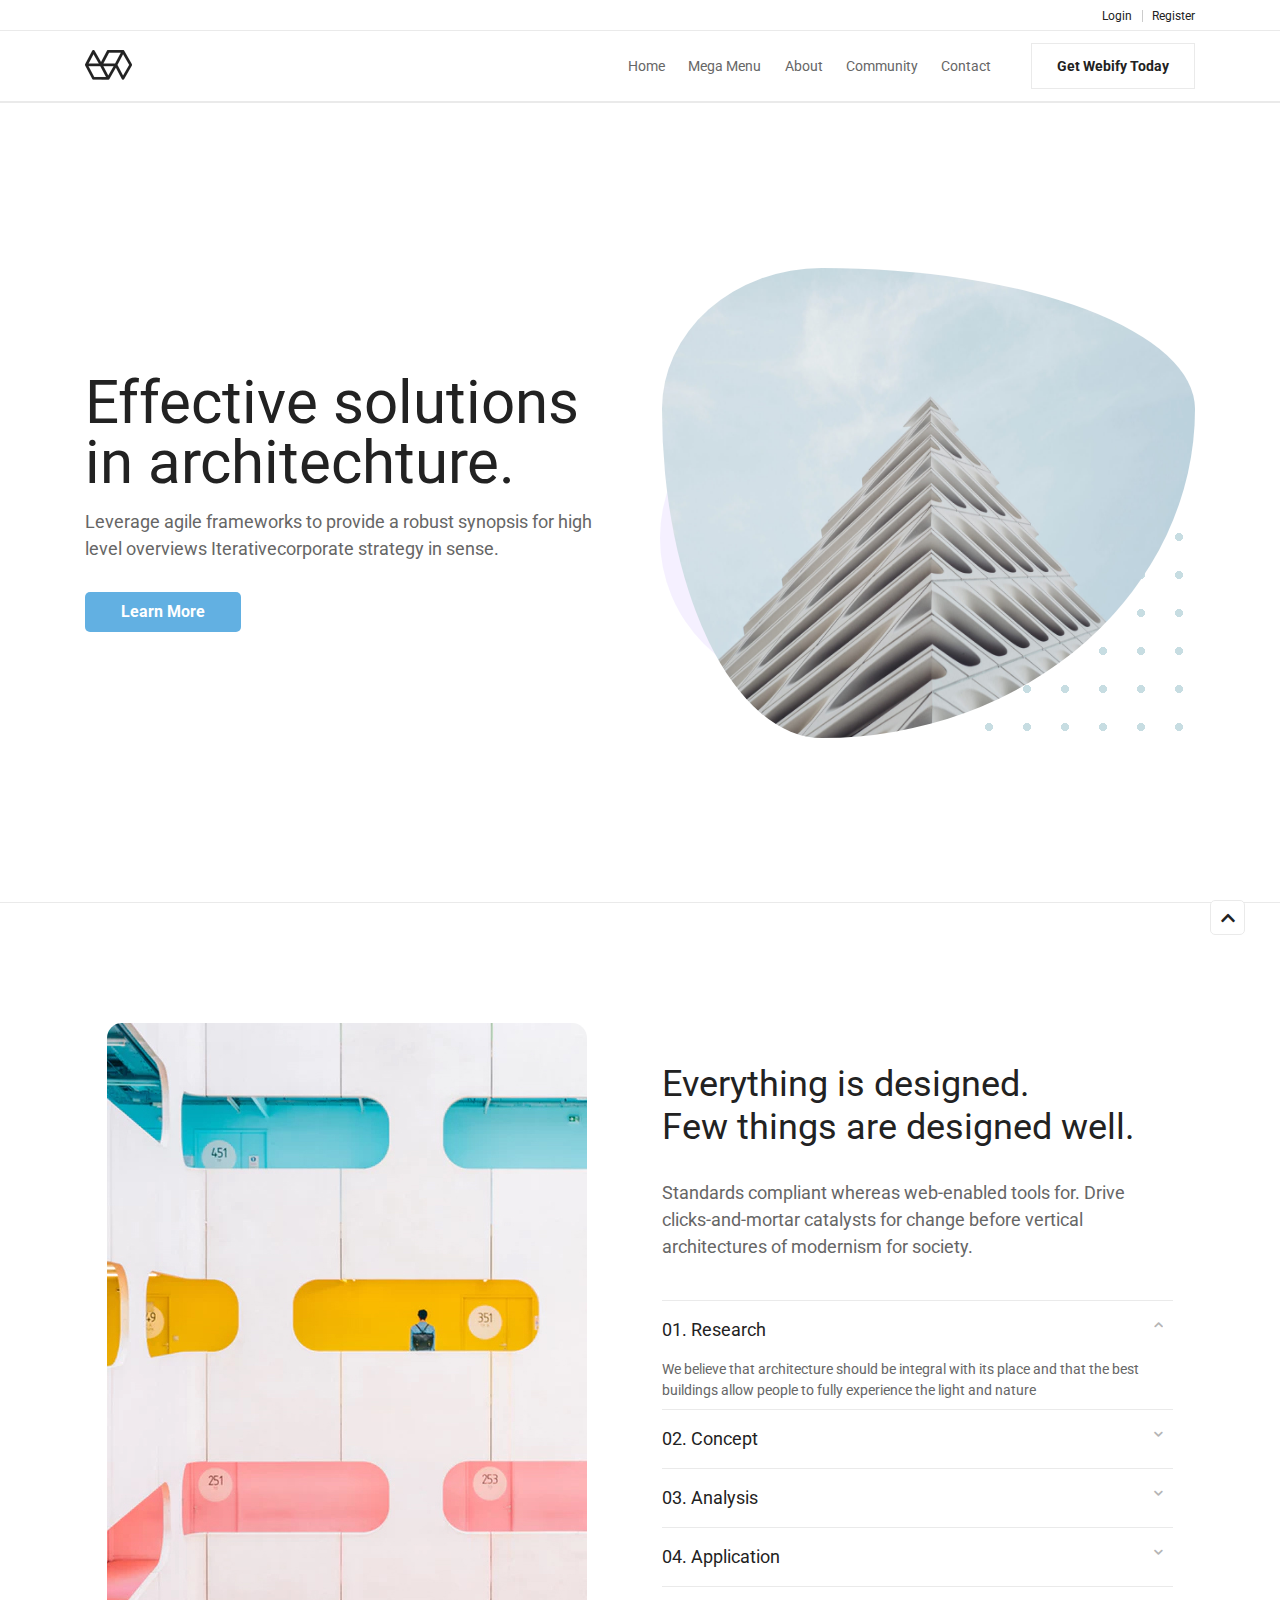
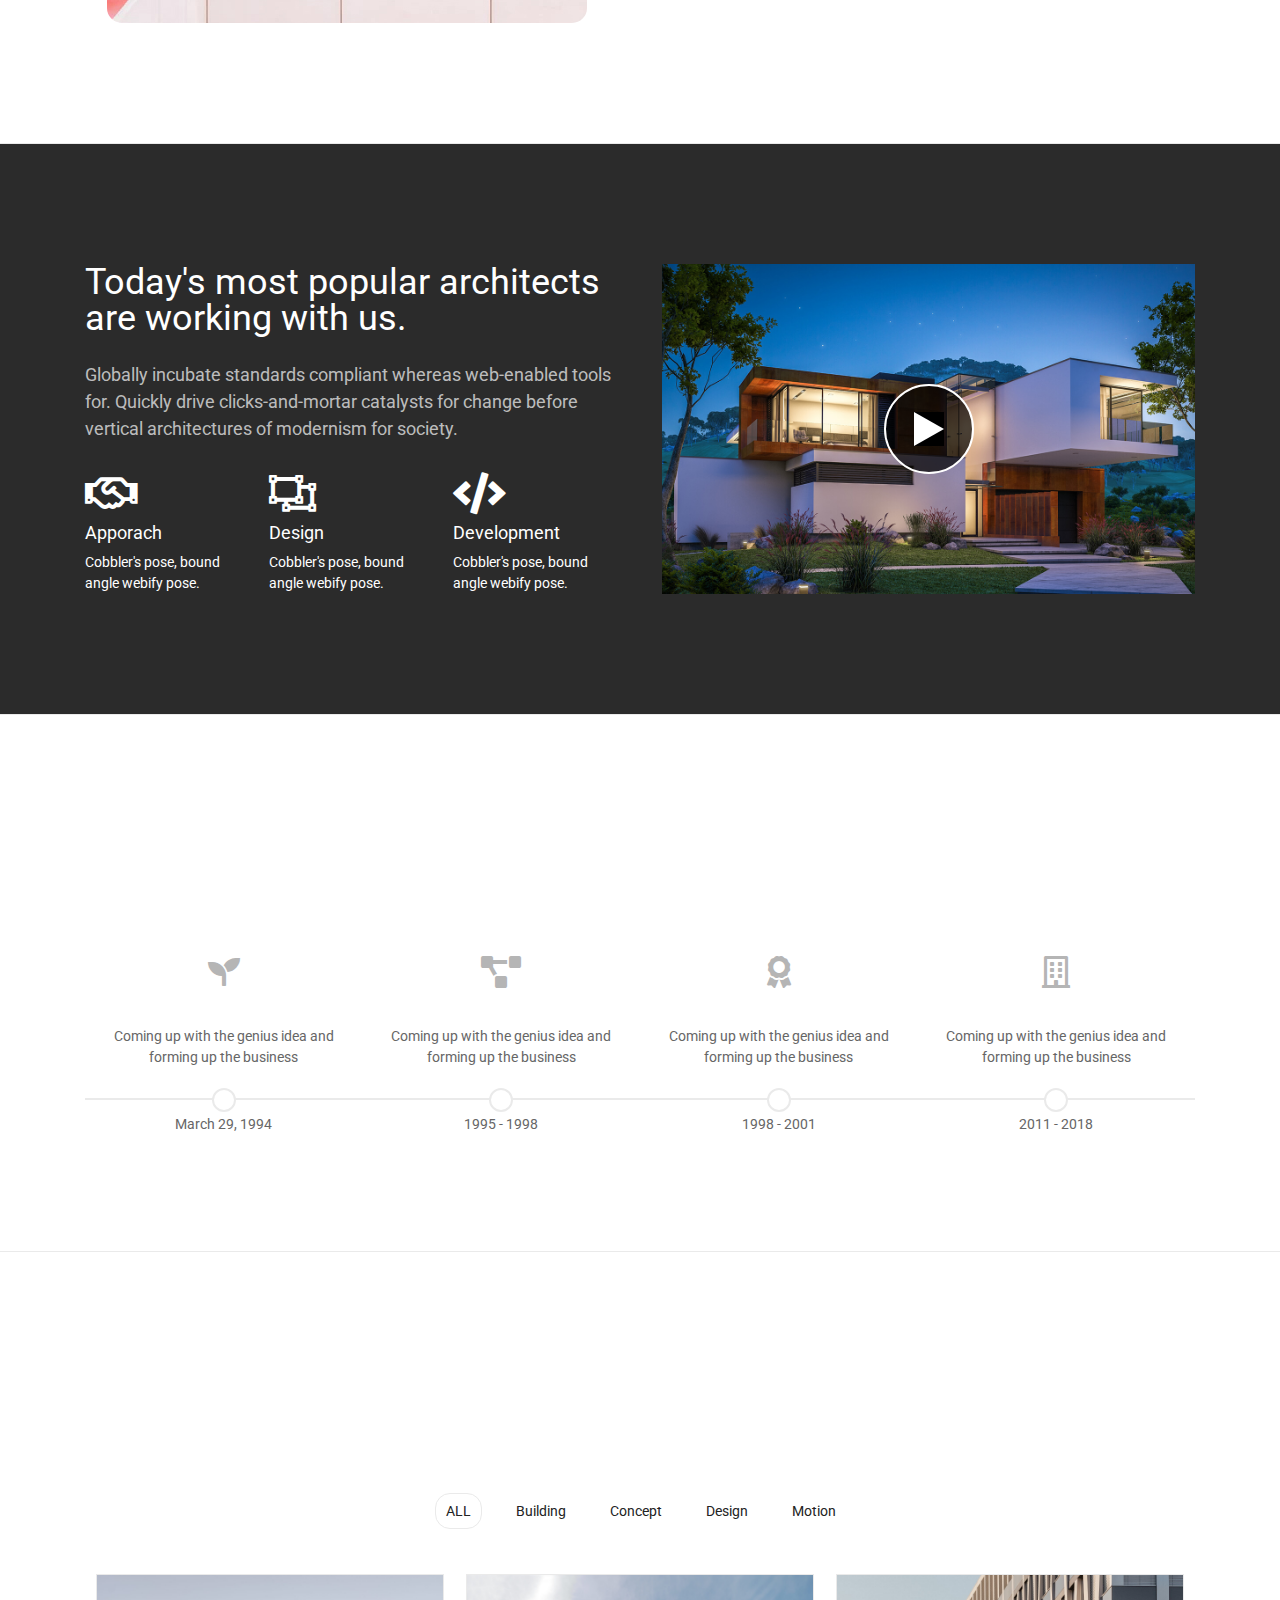
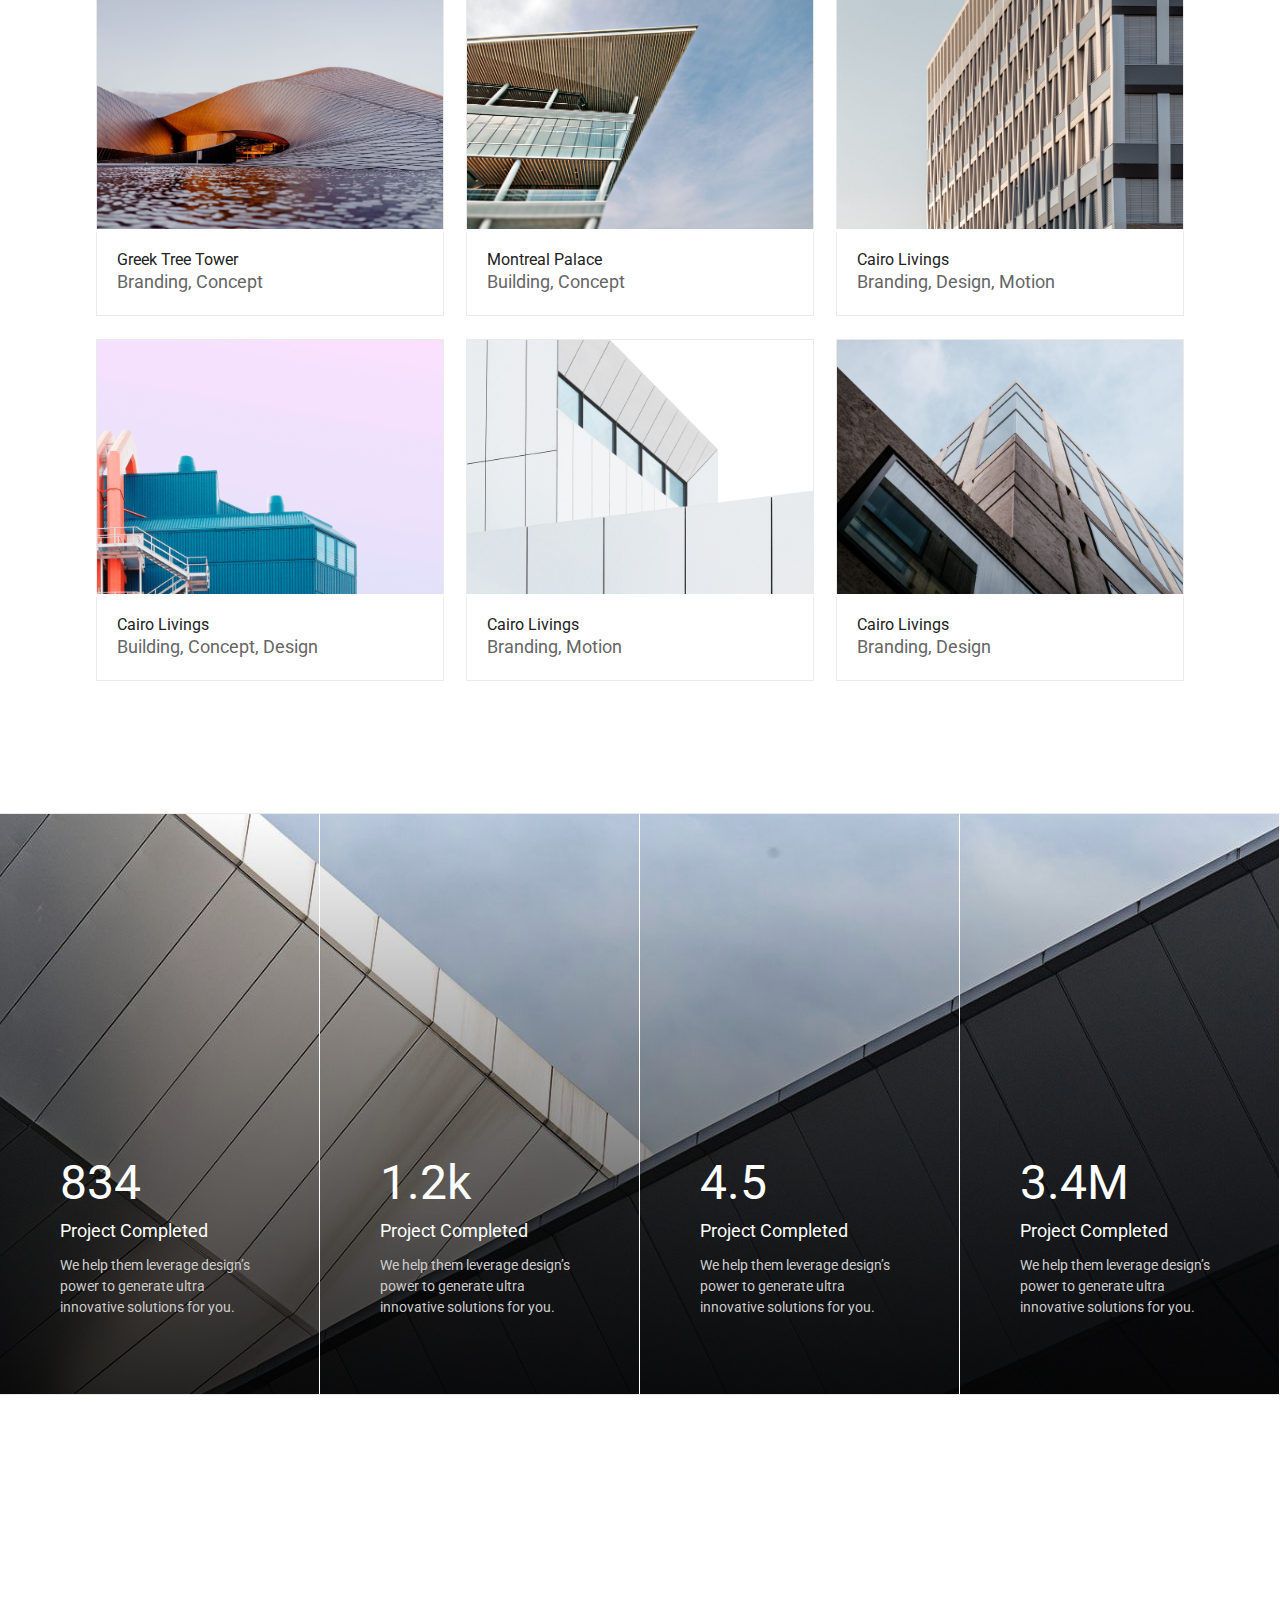
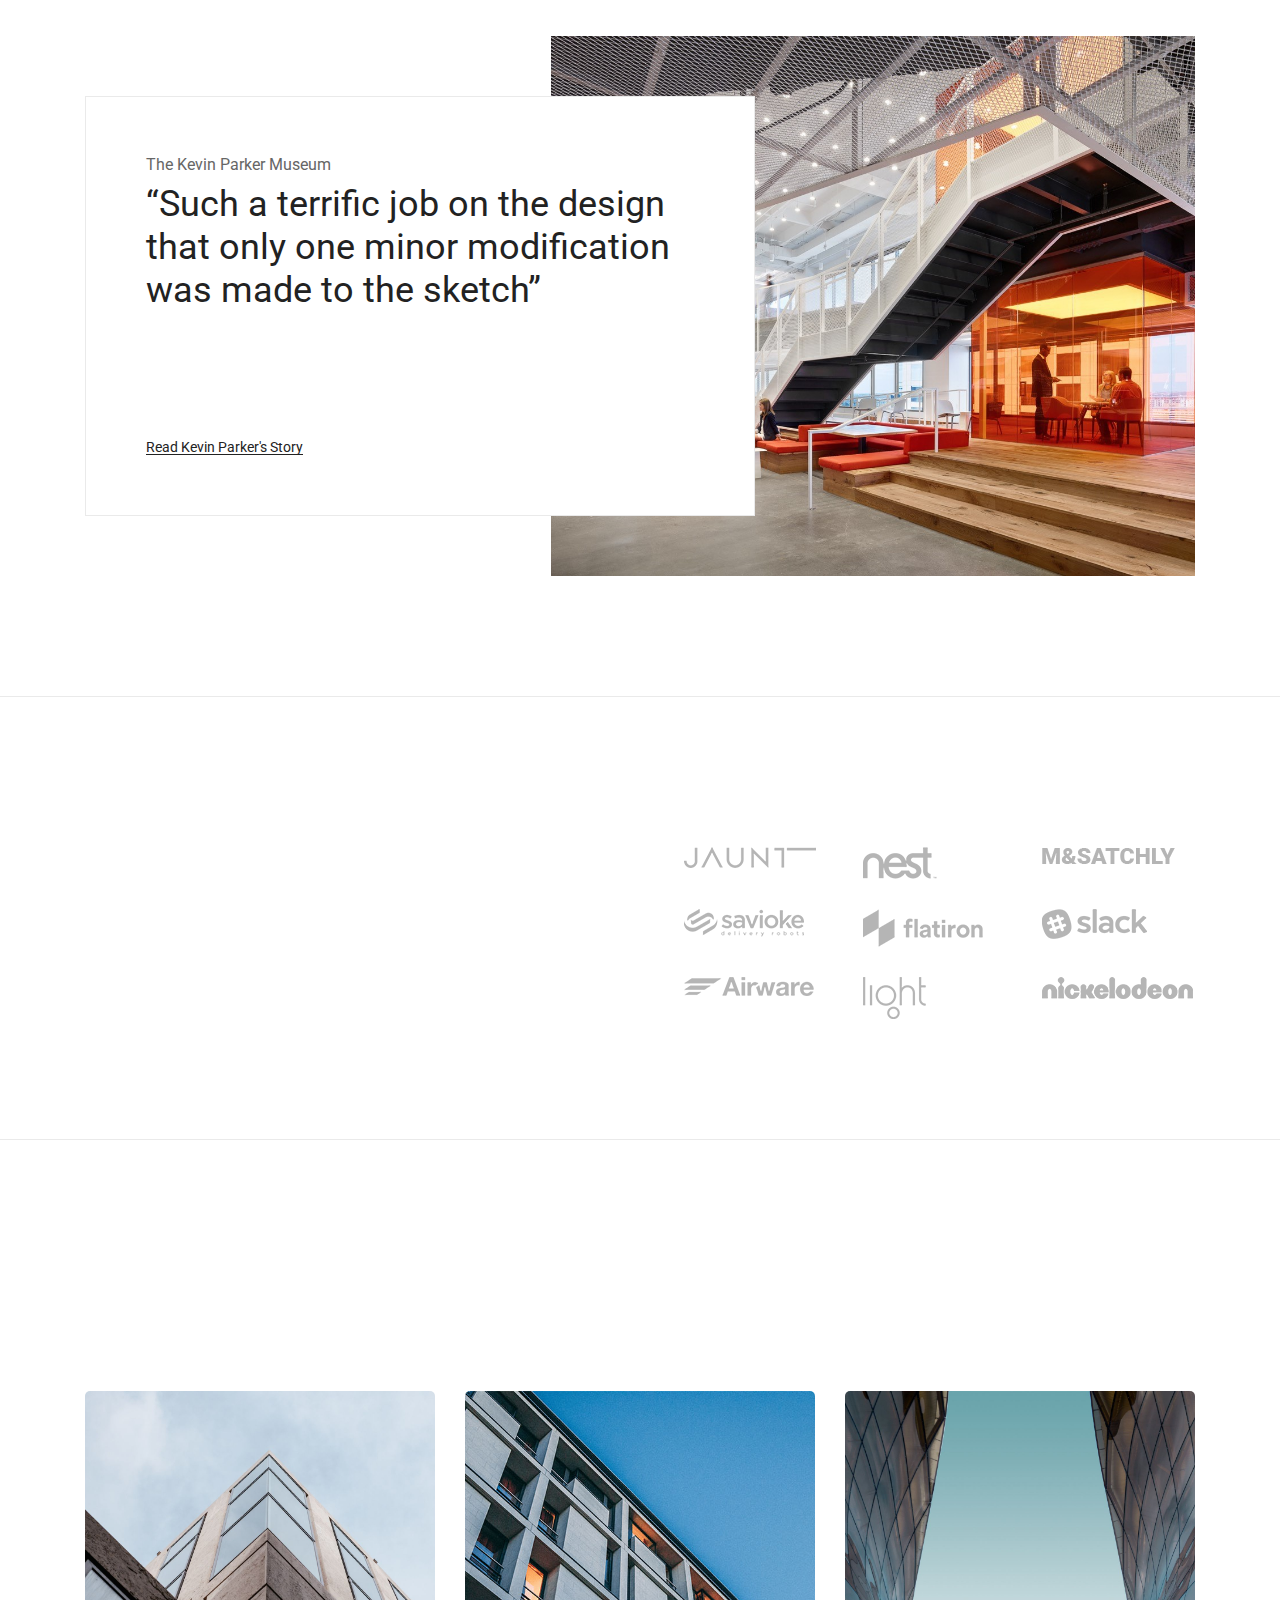
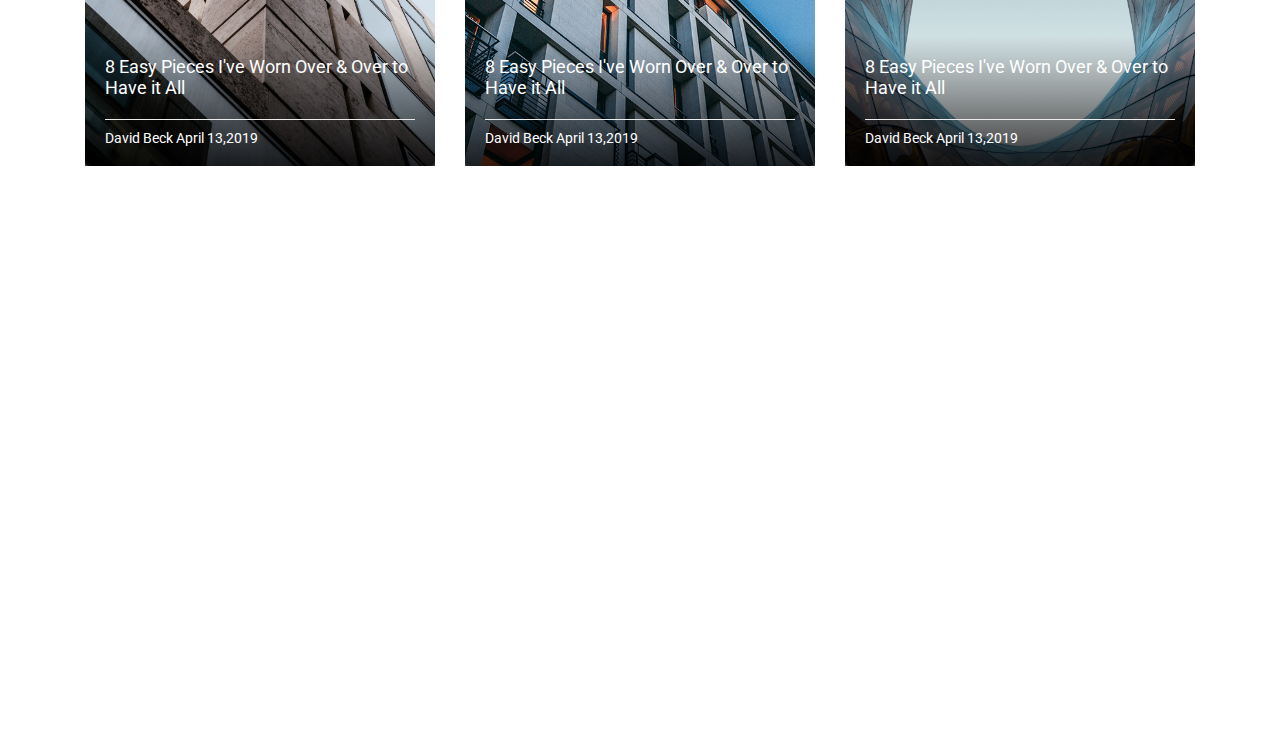
<file: index.html>
<!DOCTYPE html>
<html lang="ko">

<head>
    <meta charset="UTF-8">
    <meta http-equiv="X-UA-Compatible" content="IE=edge">
    <meta name="viewport" content="width=device-width, initial-scale=1.0">
    <link rel="stylesheet" href="https://use.fontawesome.com/releases/v5.7.0/css/all.css">
    <link rel="stylesheet" href="css/reset.css">
    <link rel="stylesheet" href="css/style.css">
    <link rel="stylesheet" href="css/responesive.css">
    <script src="js/style.js" type="text/javascript"></script>
    <script src="js/common.js" type="text/javascript"></script>

    <title>Home</title>
</head>

<body>
    <div id="wrap">
        <header id="header">
            <div class="topmenu">
                <div class="row">
                    <a href="login.html">Login</a>
                    <a href="register.html">Register</a>
                </div>                    
            </div>
            <div class="row">
                <h1 class="logo"><a href="index.html"><img src="img/logo-dark.png" alt=""></a></h1>
                <div class="header_right">
                    <nav id="nav">
                        <ul class="depth1">
                            <li><a href="index.html">Home</a></li>
                            <li class="menu">
                                <a href="#">Mega Menu</a>
                                <ul class="depth2">
                                    <li>
                                        <a href="#none">Column One</a>
                                        <ul class="depth3">
                                            <li><a href="#none">Agency</a></li>
                                            <li><a href="#none">Arcitect</a></li>
                                            <li>Consulting</li>
                                            <li>Cryptocurrency</li>
                                        </ul>
                                        <div class="menu-btn3">
                                            <span></span>
                                        </div>
                                    </li>
                                    <li>
                                        <a href="#none">Column Two</a>
                                        <ul class="depth3">
                                            <li>Marketing</li>
                                            <li>Yoga</li>
                                            <li>Medical</li>
                                            <li>Product Landing</li>
                                        </ul>
                                        <div class="menu-btn3">
                                            <span></span>
                                        </div>
                                    </li>
                                    <li>
                                        <a href="#none">Column Three</a>
                                        <ul class="depth3">
                                            <li>Creative</li>
                                            <li>Photography</li>
                                            <li>Portfolio Masonry</li>
                                            <li>Restaurant</li>
                                        </ul>
                                        <div class="menu-btn3">
                                            <span></span>
                                        </div>
                                    </li>
                                    <li>
                                        <a href="#none">Column Four</a>
                                        <ul class="depth3">
                                            <li>Portfolio Section</li>
                                            <li>Resume</li>
                                        </ul>
                                        <div class="menu-btn3">
                                            <span></span>
                                        </div>
                                    </li>
                                </ul>
                                <div class="menu-btn2">
                                    <span></span>
                                </div>
                            </li>
                            <li><a href="">About</a></li>
                            <li><a href="community.html">Community</a></li>
                            <li><a href="">Contact</a></li>
                        </ul>
                    </nav>
                    <div class="webify btn">Get Webify Today</div>
                    <div class="menu-btn">
                        <span></span>
                    </div>
                </div>
            </div>
        </header>

        <section id="section">
            <article class="main">
                <div class="row">
                    <ul>
                        <li>
                            <h1>Effective solutions <br>in architechture.</h1>
                            <p>Leverage agile frameworks to provide a robust synopsis for high
                                level overviews Iterativecorporate strategy in sense.
                            </p>
                            <a href="#none" class="btn">Learn More</a>
                        </li>
                        <li>
                            <img src="img/2.jpg" alt="">
                            <div class="back-pattern"></div>
                            <div class="back-circle"></div>
                        </li>
                    </ul>
                </div>
            </article>
            <article class="intro">
                <div class="row">
                    <ul>
                        <li><img src="img/1.jpg" alt=""></li>
                        <li>
                            <div class="title">
                                <h2>Everything is designed. <br>Few things are designed well.</h2>
                                <p>Standards compliant whereas web-enabled tools for. Drive clicks-and-mortar catalysts
                                    for change before vertical architectures of modernism for society.</p>
                            </div>
                            <ul class="tabbar">
                                <li class="active">
                                    <h3>01. Research</h3>
                                    <p>We believe that architecture should be integral with its place and that the best
                                        buildings allow people to fully experience the light and nature</p>
                                    <i class="fas fa-chevron-down"></i>
                                </li>
                                <li>
                                    <h3>02. Concept</h3>
                                    <p>We believe that architecture should be integral with its place and that the best
                                        buildings allow people to fully experience the light and nature</p>
                                    <i class="fas fa-chevron-down"></i>
                                </li>
                                <li>
                                    <h3>03. Analysis</h3>
                                    <p>We believe that architecture should be integral with its place and that the best
                                        buildings allow people to fully experience the light and nature</p>
                                    <i class="fas fa-chevron-down"></i>
                                </li>
                                <li>
                                    <h3>04. Application</h3>
                                    <p>We believe that architecture should be integral with its place and that the best
                                        buildings allow people to fully experience the light and nature
                                    </p>
                                    <i class="fas fa-chevron-down"></i>
                                </li>
                            </ul>
                        </li>
                    </ul>
                </div>
            </article>
            <article class="video">
                <div class="row">
                    <ul>
                        <li>
                            <div class="title">
                                <h2>Today's most popular architects are working with us.</h2>
                                <p>Globally incubate standards compliant whereas web-enabled tools for. Quickly drive
                                    clicks-and-mortar catalysts for change before vertical architectures of modernism
                                    for society.</p>
                            </div>
                            <div class="icon">
                                <div>
                                    <i class="far fa-handshake"></i>
                                    <h3>Apporach</h3>
                                    <p>Cobbler's pose, bound angle webify pose.</p>
                                </div>
                                <div>
                                    <i class="far fa-object-ungroup"></i>
                                    <h3>Design</h3>
                                    <p>Cobbler's pose, bound angle webify pose.</p>
                                </div>
                                <div>
                                    <i class="fas fa-code"></i>
                                    <h3>Development</h3>
                                    <p>Cobbler's pose, bound angle webify pose.</p>
                                </div>
                            </div>
                        </li>
                        <li>
                            <div class="videobox">
                                <a href="https://www.youtube.com/embed/6RLLOEzdxsM?autoplay=1" class='playbox'></a>
                            </div>
                        </li>
                    </ul>
                </div>
            </article>
            <article class="journey">
                <div class="row">
                    <div class="title ani ani-fadeup">
                        <span>BUILDING A BETTER WORLD</span>
                        <h2>Our creative journey</h2>
                    </div>
                    <div id="slider">
                        <div class="slides">
                            <i class="fas fa-seedling"></i>
                            <h3>Company Founded</h3>
                            <p>Coming up with the genius idea and forming up the business</p>
                            <div class="timebox">
                                March 29, 1994
                            </div>
                        </div>
                        <div class="slides">
                            <i class="fas fa-project-diagram"></i>
                            <h3>First Project</h3>
                            <p>Coming up with the genius idea and forming up the business</p>
                            <div class="timebox">
                                1995 - 1998
                            </div>
                        </div>
                        <div class="slides">
                            <i class="fas fa-award"></i>
                            <h3>Award Received</h3>
                            <p>Coming up with the genius idea and forming up the business</p>
                            <div class="timebox">
                                1998 - 2001
                            </div>
                        </div>
                        <div class="slides">
                            <i class="far fa-building"></i>
                            <h3>New Studio</h3>
                            <p>Coming up with the genius idea and forming up the business</p>
                            <div class="timebox">
                                2011 - 2018
                            </div>
                        </div>
                        <div class="slides">
                            <i class="far fa-user"></i>
                            <h3>New Chairman</h3>
                            <p>Coming up with the genius idea and forming up the business</p>
                            <div class="timebox">
                                July 2018
                            </div>
                        </div>
                    </div>
                    <div class="button-box">
                        <a href="#" onclick="slider.prev()" class="prev-btn"><i class="fas fa-chevron-left"></i></a>
                        <a href="#" onclick="slider.next()" class="next-btn"><i class="fas fa-chevron-right"></i></a>
                        <!-- <a href="#" onclick="slider.auto()"><i class="fas fa-play"></i></a> -->
                        <!-- <a href="#" onclick="slider.stop()"><i class="fas fa-stop"></i></a> -->
                    </div>
                </div>
            </article>
            <article class="project">
                <div class="row">
                    <div class="title ani ani-fadeup">
                        <span>BUILDING A BETTER WORLD</span>
                        <h2>Featured Projects</h2>
                    </div>
                    <ul class="tabtitle">
                        <li class="active">ALL</li>
                        <li>Building</li>
                        <li>Concept</li>
                        <li>Design</li>
                        <li>Motion</li>
                    </ul>
                    <div class="contents">
                        <div class="active" style="display: block;">
                            <a href="#none"></a>
                            <div class="textbox">
                                <h4>Greek Tree Tower</h4>
                                <p>Branding, Concept</p>
                            </div>
                        </div>
                        <div class="active" style="display: block;">

                            <a href="#none"></a>
                            <div class="textbox">
                                <h4>Montreal Palace</h4>
                                <p>Building, Concept</p>
                            </div>
                        </div>
                        <div class="active" style="display: block;">

                            <a href="#none"></a>
                            <div class="textbox">
                                <h4>Cairo Livings</h4>
                                <p>Branding, Design, Motion</p>
                            </div>
                        </div>
                        <div class="active" style="display: block;">
                            <a href="#none"></a>
                            <div class="textbox">
                                <h4>Cairo Livings</h4>
                                <p>Building, Concept, Design</p>
                            </div>
                        </div>
                        <div class="active" style="display: block;">
                            <a href="#none"></a>
                            <div class="textbox">
                                <h4>Cairo Livings</h4>
                                <p>Branding, Motion</p>
                            </div>
                        </div>
                        <div class="active" style="display: block;">
                            <a href="#none"></a>
                            <div class="textbox">
                                <h4>Cairo Livings</h4>
                                <p>Branding, Design</p>
                            </div>
                        </div>
                    </div>
                </div>
            </article>
            <article class="slide">
                <div id="slider1">
                    <div class="slides">
                        <div class="textbox">
                            <h1>834</h1>
                            <h3>Project Completed</h3>
                            <p> We help them leverage design’s power to generate ultra innovative solutions for you.</p>
                            <a href="#none">Learn More</a>
                        </div>
                    </div>
                    <div class="slides">
                        <div class="textbox">
                            <h1>1.2k</h1>
                            <h3>Project Completed</h3>
                            <p> We help them leverage design’s power to generate ultra innovative solutions for you.</p>
                            <a href="#none">Learn More</a>
                        </div>
                    </div>
                    <div class="slides">
                        <div class="textbox">
                            <h1>4.5</h1>
                            <h3>Project Completed</h3>
                            <p> We help them leverage design’s power to generate ultra innovative solutions for you.</p>
                            <a href="#none">Learn More</a>
                        </div>
                    </div>
                    <div class="slides">
                        <div class="textbox">
                            <h1>3.4M</h1>
                            <h3>Project Completed</h3>
                            <p> We help them leverage design’s power to generate ultra innovative solutions for you.</p>
                            <a href="#none">Learn More</a>
                        </div>
                    </div>
                    <div class="slides">
                        <div class="textbox">
                            <h1>834</h1>
                            <h3>Project Completed</h3>
                            <p> We help them leverage design’s power to generate ultra innovative solutions for you.</p>
                            <a href="#none">Learn More</a>
                        </div>
                    </div>
                </div>
            </article>
            <article class="story">
                <div class="row">
                    <div class="title ani ani-fadeup">
                        <span>ARCHITECHTURE</span>
                        <h2>Client Stories</h2>
                    </div>
                    <ul>
                        <li>
                            <div class="textbox">
                                <div class="text">
                                    <h4>The Kevin Parker Museum</h4>
                                    <p>“Such a terrific job on the design that only one minor modification was made to
                                        the sketch”</p>
                                </div>
                                <div class="btn"><a href="#none">Read Kevin Parker's Story</a></div>
                            </div>

                        </li>
                        <li>
                            <div class="imgbox">
                            </div>
                        </li>
                    </ul>
                </div>
            </article>
            <article class="globe">
                <div class="row">
                    <ul>
                        <li>
                            <div class="title ani ani-fadeup">
                                <span>BUILDING A BETTER WORLD</span>
                                <h2>Trusted by over 3,000 companies all over the globe</h2>
                                <a href="#none" class="btn">Learn More</a>
                            </div>
                        </li>
                        <li>
                            <div class="imgbox">
                                <div><img src="img/client1.png" alt=""></div>
                                <div><img src="img/client2.png" alt=""></div>
                                <div><img src="img/client3.png" alt=""></div>
                                <div><img src="img/client4.png" alt=""></div>
                                <div><img src="img/client5.png" alt=""></div>
                                <div><img src="img/client6.png" alt=""></div>
                                <div><img src="img/client7.png" alt=""></div>
                                <div><img src="img/client8.png" alt=""></div>
                                <div><img src="img/client9.png" alt=""></div>
                            </div>
                        </li>
                    </ul>
                </div>
            </article>
            <article class="news">
                <div class="row">
                    <div class="title ani ani-fadeup">
                        <span>BUILDING A BETTER WORLD</span>
                        <h2>News &amp; Articles</h2>
                    </div>
                    <ul>
                        <li>
                            <div class="thumbnail"></div>
                            <div class="textbox">
                                <a href="#none">
                                    <p>8 Easy Pieces I've Worn Over & Over to Have it All</p>
                                    <span>David Beck April 13,2019</span>
                                </a>
                            </div>
                        </li>
                        <li>
                            <div class="thumbnail"></div>
                            <div class="textbox">
                                <a href="#none">
                                    <p>8 Easy Pieces I've Worn Over & Over to Have it All</p>
                                    <span>David Beck April 13,2019</span>
                                </a>
                            </div>
                        </li>
                        <li>
                            <div class="thumbnail"></div>
                            <div class="textbox">
                                <a href="#none">
                                    <p>8 Easy Pieces I've Worn Over & Over to Have it All</p>
                                    <span>David Beck April 13,2019</span>
                                </a>
                            </div>
                        </li>
                    </ul>
                </div>
            </article>

        </section>
        <footer id="footer">
            <div class="Gimme">
                <div class="row">
                    <p>Ready to revolutionize your website?</p>
                    <a href="#none" class="btn">Gimme More</a>
                </div>
            </div>
            <div class="sitemap">
                <div class="row">
                    <ul>
                        <li>
                            <p>Resources</p>
                            <a href="">Home</a>
                            <a href="">About</a>
                            <a href="">Blog</a>
                            <a href="">Contact</a>
                        </li>
                        <li>
                            <p>Company</p>
                            <a href="">Product</a>
                            <a href="">FAQ</a>
                            <a href="">Privacy Policy</a>
                            <a href="">Terms & Conditions</a>
                        </li>
                        <li>
                            <p>Contact Details</p>
                            <span><i class="fas fa-map-marker-alt"></i> 22B Baker Street</span>
                            <span><i class="fas fa-phone"></i>372 587 2335</span>
                            <span><i class="far fa-clock"></i>11 am ~ 12.pm</span>
                        </li>
                        <li>
                            <p>Sign up fo Newsletter</p>
                            <form action="#none" class="email">
                                <label for="email">email adress</label>
                                <input type="text" id="email" placeholder="Enter Email Address" name="email">
                                <button type="button"><i class="fas fa-paper-plane"></i></button>
                            </form>
                        </li>
                    </ul>
                </div>
            </div>
            <div class="copyright">
                <div class="row">
                    <p> © Built with pride and caffeine. All rights reserved.</p>
                </div>
            </div>
        </footer>
    </div>
    </footer>
    <script src="js/slider.js"></script>

    <div class="videoContent">
        <div class="videobox">
            <iframe width="560" height="315" src="https://www.youtube.com/embed/6RLLOEzdxsM?" frameborder="0"
                allow="accelerometer; autoplay; clipboard-write; encrypted-media; gyroscope; picture-in-picture"
                allowfullscreen></iframe>
            <div class="closebtn"><i class="fas fa-times"></i></div>
        </div>
    </div>
    <div id="top-btn"><i class="fas fa-chevron-up"></i></div>
    </div>

</body>

</html>
</file>
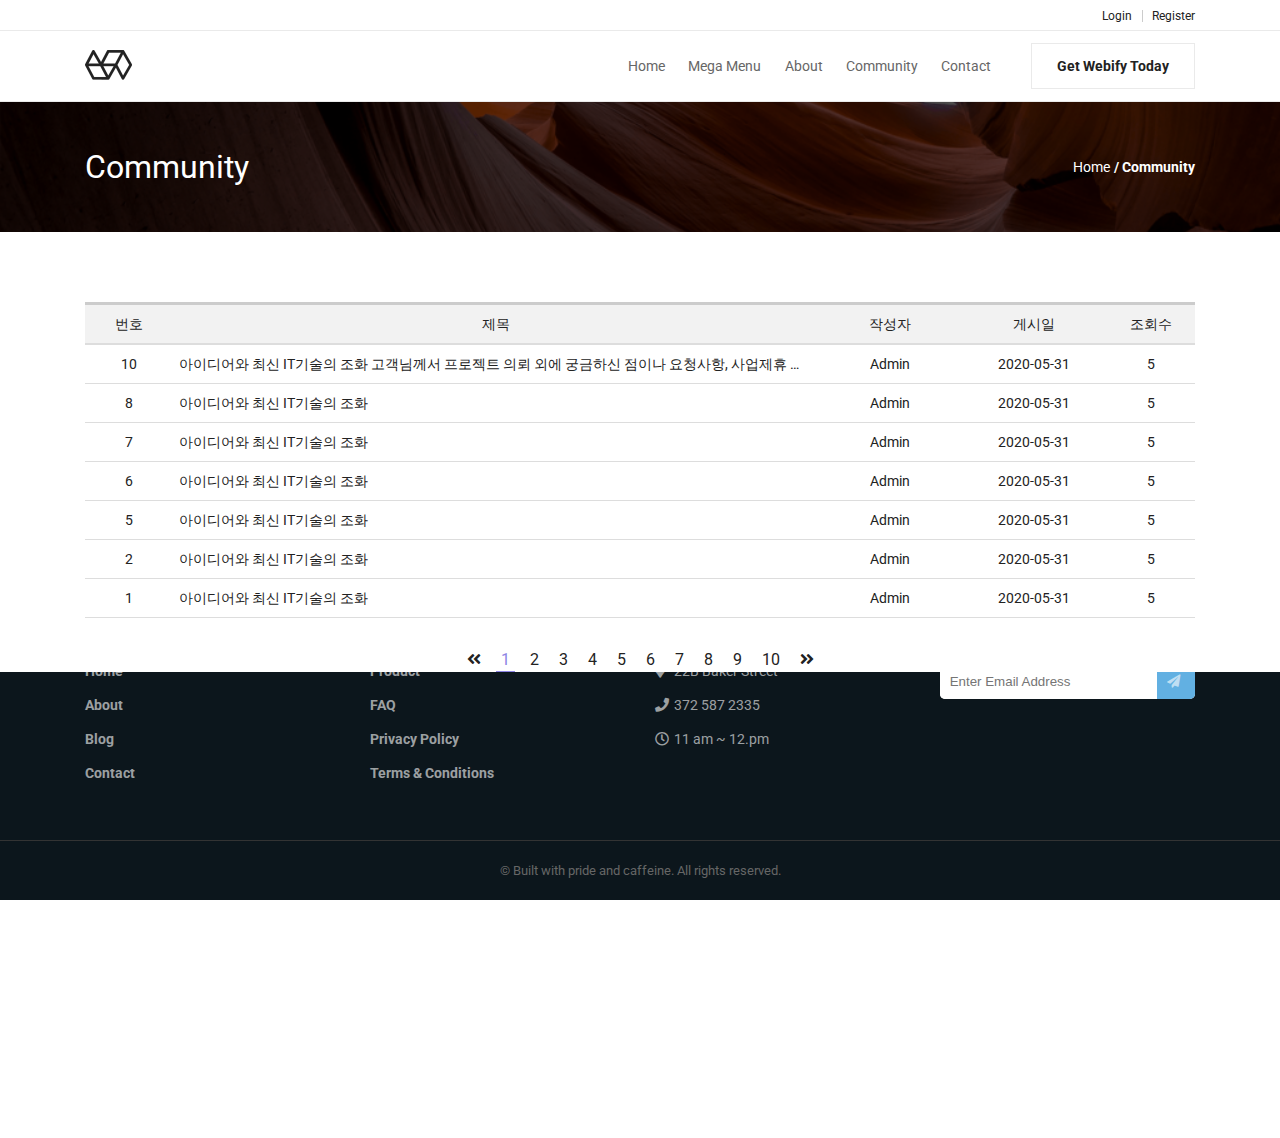
<file: community.html>
<!DOCTYPE html>
<html lang="ko">

<head>
    <meta charset="UTF-8">
    <meta http-equiv="X-UA-Compatible" content="IE=edge">
    <meta name="viewport" content="width=device-width, initial-scale=1.0">
    <link rel="stylesheet" href="https://use.fontawesome.com/releases/v5.7.0/css/all.css">
    <link rel="stylesheet" href="css/reset.css">
    <link rel="stylesheet" href="css/style.css">
    <link rel="stylesheet" href="css/content.css">
    <link rel="stylesheet" href="css/responesive.css">
    <script src="js/common.js" type="text/javascript"></script>

    <title>Community</title>
</head>

<body>
    <div id="wrap">
        <header id="header">
            <div class="topmenu">
                <div class="row">
                    <a href="login.html">Login</a>
                    <a href="register.html">Register</a>
                </div>                    
            </div>
            <div class="row">
                <h1 class="logo"><a href="index.html"><img src="img/logo-dark.png" alt=""></a></h1>
                <div class="header_right">
                    <nav id="nav">
                        <ul class="depth1">
                            <li><a href="index.html">Home</a></li>
                            <li class="menu">
                                <a href="#">Mega Menu</a>
                                <ul class="depth2">
                                    <li>
                                        <a href="#none">Column One</a>
                                        <ul class="depth3">
                                            <li><a href="#none">Agency</a></li>
                                            <li><a href="#none">Arcitect</a></li>
                                            <li>Consulting</li>
                                            <li>Cryptocurrency</li>
                                        </ul>
                                        <div class="menu-btn3">
                                            <span></span>
                                        </div>
                                    </li>
                                    <li>
                                        <a href="#none">Column Two</a>
                                        <ul class="depth3">
                                            <li>Marketing</li>
                                            <li>Yoga</li>
                                            <li>Medical</li>
                                            <li>Product Landing</li>
                                        </ul>
                                        <div class="menu-btn3">
                                            <span></span>
                                        </div>
                                    </li>
                                    <li>
                                        <a href="#none">Column Three</a>
                                        <ul class="depth3">
                                            <li>Creative</li>
                                            <li>Photography</li>
                                            <li>Portfolio Masonry</li>
                                            <li>Restaurant</li>
                                        </ul>
                                        <div class="menu-btn3">
                                            <span></span>
                                        </div>
                                    </li>
                                    <li>
                                        <a href="#none">Column Four</a>
                                        <ul class="depth3">
                                            <li>Portfolio Section</li>
                                            <li>Resume</li>
                                        </ul>
                                        <div class="menu-btn3">
                                            <span></span>
                                        </div>
                                    </li>
                                </ul>
                                <div class="menu-btn2">
                                    <span></span>
                                </div>
                            </li>
                            <li><a href="">About</a></li>
                            <li><a href="community.html">Community</a></li>
                            <li><a href="">Contact</a></li>
                        </ul>
                    </nav>
                    <div class="webify btn">Get Webify Today</div>
                    <div class="menu-btn">
                        <span></span>
                    </div>
                </div>
            </div>
        </header>

        <section id="section">
            <div class="subtitle">
                <div class="row">
                    <h2>Community</h2>
                    <ul class="content_nav">
                        <li><a href="index.html">Home</a></li>
                        <li>/ Community</li>
                    </ul>
                </div>
            </div>
        
            
           <div class="row">
                <div class="noticeBox">
                    <table>
                        <caption>공지사항 게시판</caption>
                        <colgroup>
                            <col>
                            <col>
                            <col>
                            <col>
                            <col>
                        </colgroup>
                        <thead>
                            <tr>
                                <th>번호</th>
                                <th>제목</th>
                                <th>작성자</th>
                                <th>게시일</th>
                                <th>조회수</th>
                            </tr>
                        </thead>
                        <tbody>
                            <tr>
                                <td>10</td>
                                <td><a href="#">아이디어와 최신 IT기술의 조화 고객님께서 프로젝트 의뢰 외에 궁금하신 점이나 요청사항, 사업제휴 등 다양한 사항에 대하여 기탄없이 남겨주시면 문의 내용을 검토하여 빠른 시간 안에 전화, 이메일, 방문상담 드리도록 하겠습니다.</a></td>
                                <td>Admin</td>
                                <td>2020-05-31</td>
                                <td>5</td>
                            </tr>
                            <td>8</td>
                                    <td><a href="#">아이디어와 최신 IT기술의 조화</a></td>
                                    <td>Admin</td>
                                    <td>2020-05-31</td>
                                    <td>5</td>
                                </tr>
                                <tr>
                                    <td>7</td>
                                    <td><a href="#">아이디어와 최신 IT기술의 조화</a></td>
                                    <td>Admin</td>
                                    <td>2020-05-31</td>
                                    <td>5</td>
                                </tr>
                                <tr>
                                    <td>6</td>
                                    <td><a href="#">아이디어와 최신 IT기술의 조화</a></td>
                                    <td>Admin</td>
                                    <td>2020-05-31</td>
                                    <td>5</td>
                                </tr>
                                <tr>
                                    <td>5</td>
                                    <td><a href="#">아이디어와 최신 IT기술의 조화</a></td>
                                    <td>Admin</td>
                                    <td>2020-05-31</td>
                                    <td>5</td>
                                </tr>
                                <tr>
                                    <td>2</td>
                                    <td><a href="#">아이디어와 최신 IT기술의 조화</a></td>
                                    <td>Admin</td>
                                    <td>2020-05-31</td>
                                    <td>5</td>
                                </tr>
                                <tr>
                                    <td>1</td>
                                    <td><a href="#">아이디어와 최신 IT기술의 조화</a></td>
                                    <td>Admin</td>
                                    <td>2020-05-31</td>
                                    <td>5</td>
                                </tr>
                            </tbody>
                        </table>
                        <div class="num-list">
                            <span><i class="fas fa-angle-double-left"></i></span>
                            <a href="#" class="act">1</a>
                            <a href="#">2</a>
                            <a href="#">3</a>
                            <a href="#">4</a>
                            <a href="#">5</a>
                            <a href="#">6</a>
                            <a href="#">7</a>
                            <a href="#">8</a>
                            <a href="#">9</a>
                            <a href="#">10</a>
                            <span><i class="fas fa-angle-double-right"></i></span>
                        </div>
            
                </div>
           </div>


        </section>
        <footer id="footer">
            <div class="Gimme">
                <div class="row">
                    <p>Ready to revolutionize your website?</p>
                    <a href="#none" class="btn">Gimme More</a>
                </div>
            </div>
            <div class="sitemap">
                <div class="row">
                    <ul>
                        <li>
                            <p>Resources</p>
                            <a href="">Home</a>
                            <a href="">About</a>
                            <a href="">Blog</a>
                            <a href="">Contact</a>
                        </li>
                        <li>
                            <p>Company</p>
                            <a href="">Product</a>
                            <a href="">FAQ</a>
                            <a href="">Privacy Policy</a>
                            <a href="">Terms & Conditions</a>
                        </li>
                        <li>
                            <p>Contact Details</p>
                            <span><i class="fas fa-map-marker-alt"></i> 22B Baker Street</span>
                            <span><i class="fas fa-phone"></i>372 587 2335</span>
                            <span><i class="far fa-clock"></i>11 am ~ 12.pm</span>
                        </li>
                        <li>
                            <p>Sign up fo Newsletter</p>
                            <form action="#none" class="email">
                                <label for="email">email adress</label>
                                <input type="text" id="email" placeholder="Enter Email Address" name="email">
                                <button type="button"><i class="fas fa-paper-plane"></i></button>
                            </form>
                        </li>
                    </ul>
                </div>
            </div>
            <div class="copyright">
                <div class="row">
                    <p> © Built with pride and caffeine. All rights reserved.</p>
                </div>
            </div>
        </footer>
    </div>
    </footer>

</body>
</html>
</file>
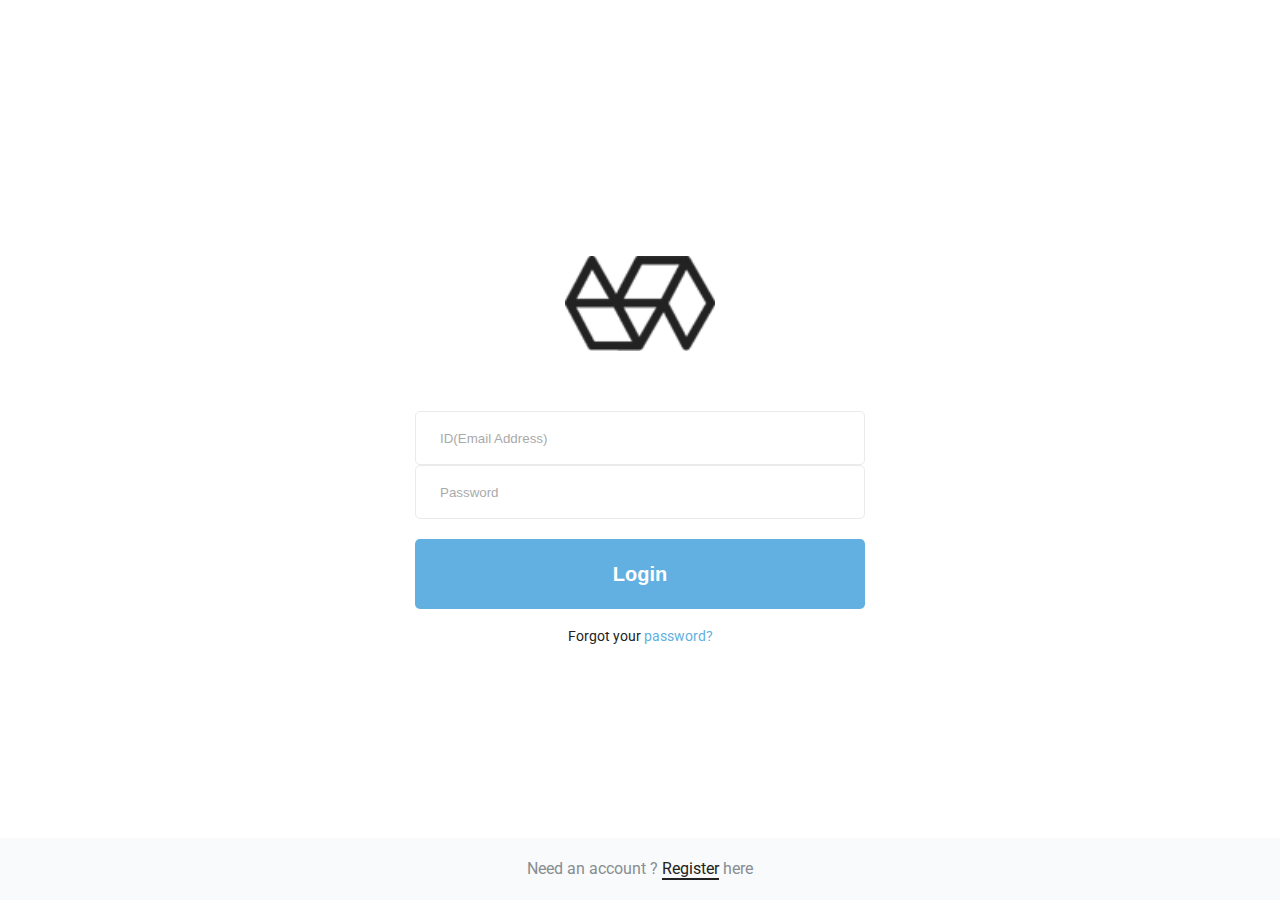
<file: login.html>
<!DOCTYPE html>
<html lang="en">
<head>
    <meta charset="UTF-8">
    <meta http-equiv="X-UA-Compatible" content="IE=edge">
    <meta name="viewport" content="width=device-width, initial-scale=1.0">
    <link rel="stylesheet" href="css/reset.css">
    <link rel="stylesheet" href="css/login.css">

    <title>Login</title>
</head>
<body>
    <div class="wrap">
        <div class="loginbox">
            <h3><a href="index.html"><img src="img/logo-dark.png" alt="로고"></a></h3>
            <form action="#none" method="POST">
                <fieldset>
                    <legend>로그인</legend>
                    

                    <label for="idbox">ID</label>
                    <input type="text" name="idbox" id="idbox" placeholder="ID(Email Address)">

                    <label for="password">Password</label>
                    <input type="password" name="password" id="password" placeholder="Password">
                    
                    <div class="button-box">
                        <button type="submit" class="btn">Login</button>
                    </div>
                </fieldset>
            </form>
            <a href="#none">Forgot your <span> password?</span></a>
        </div>
    </div>
    <div class="footer-banner">
        <p>Need an account ? <a href="register.html">Register</a> here</p>
    </div>
</body>
</html>
</file>
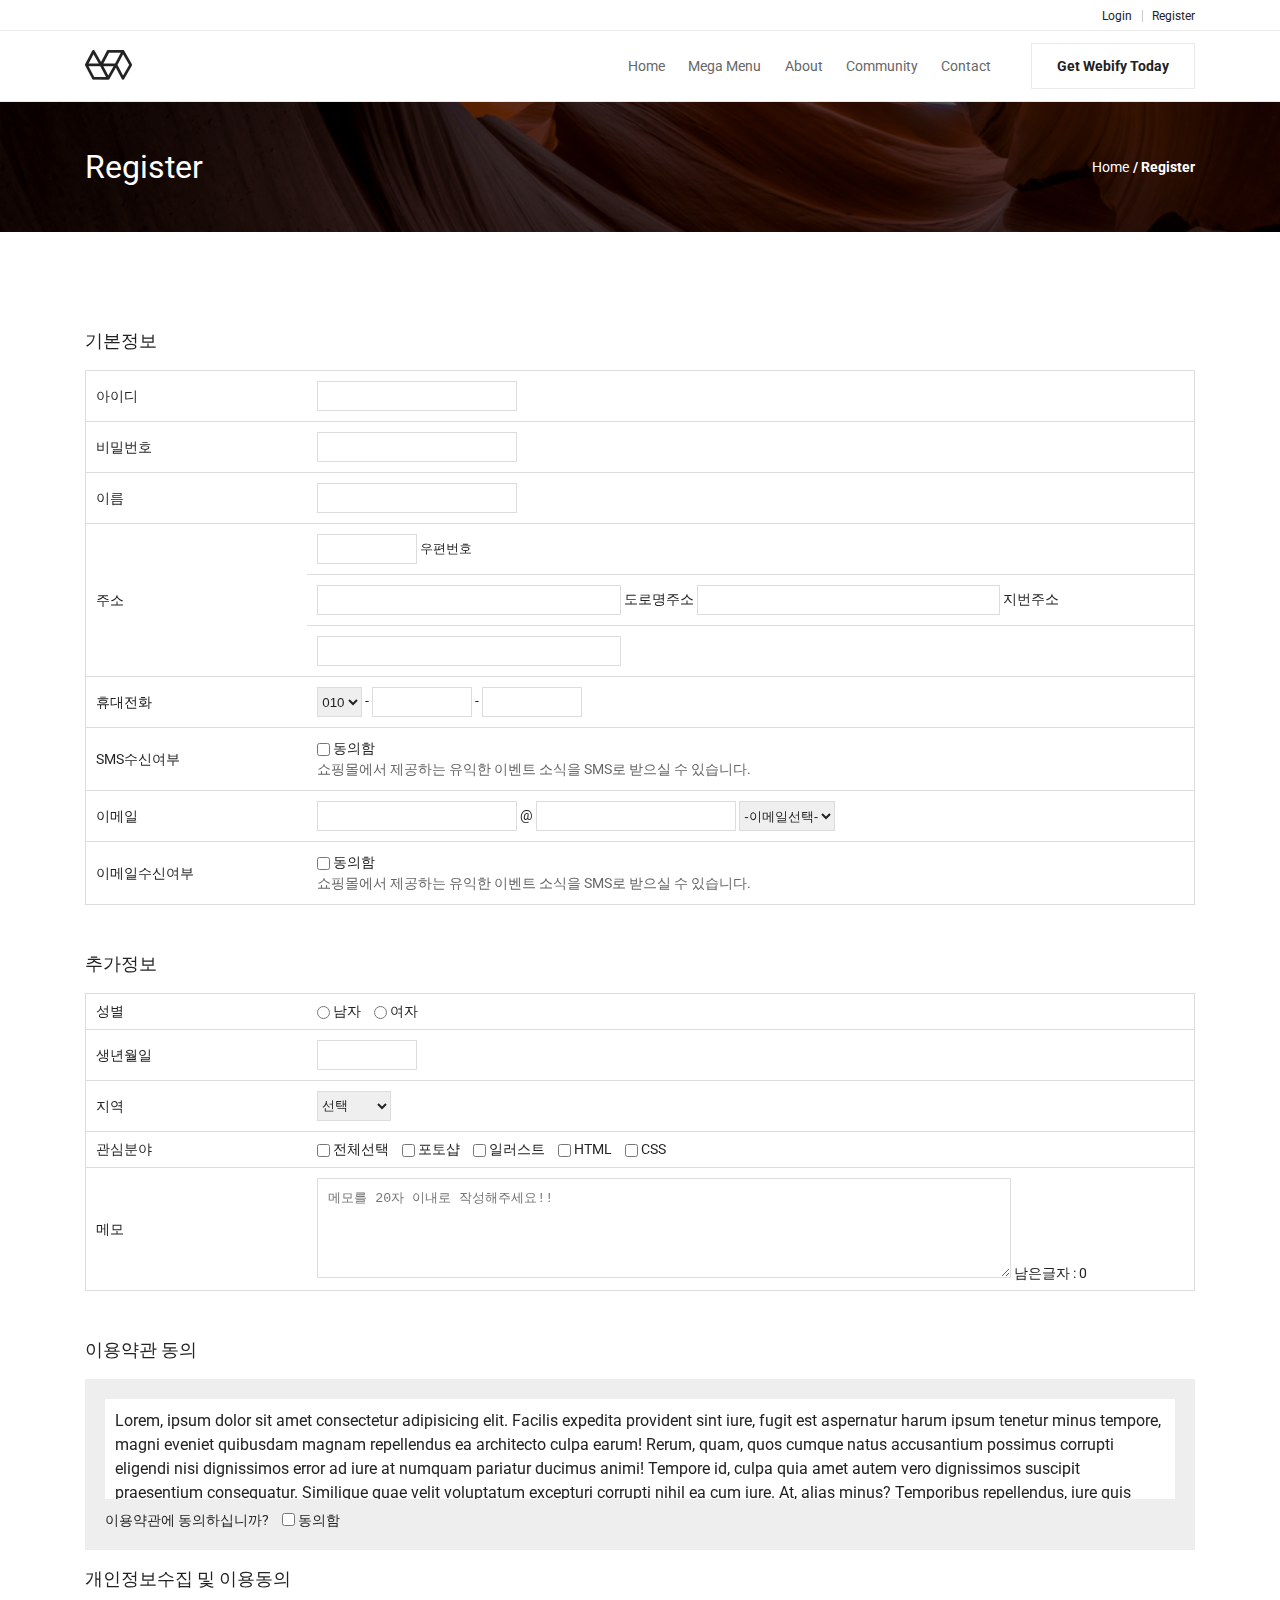
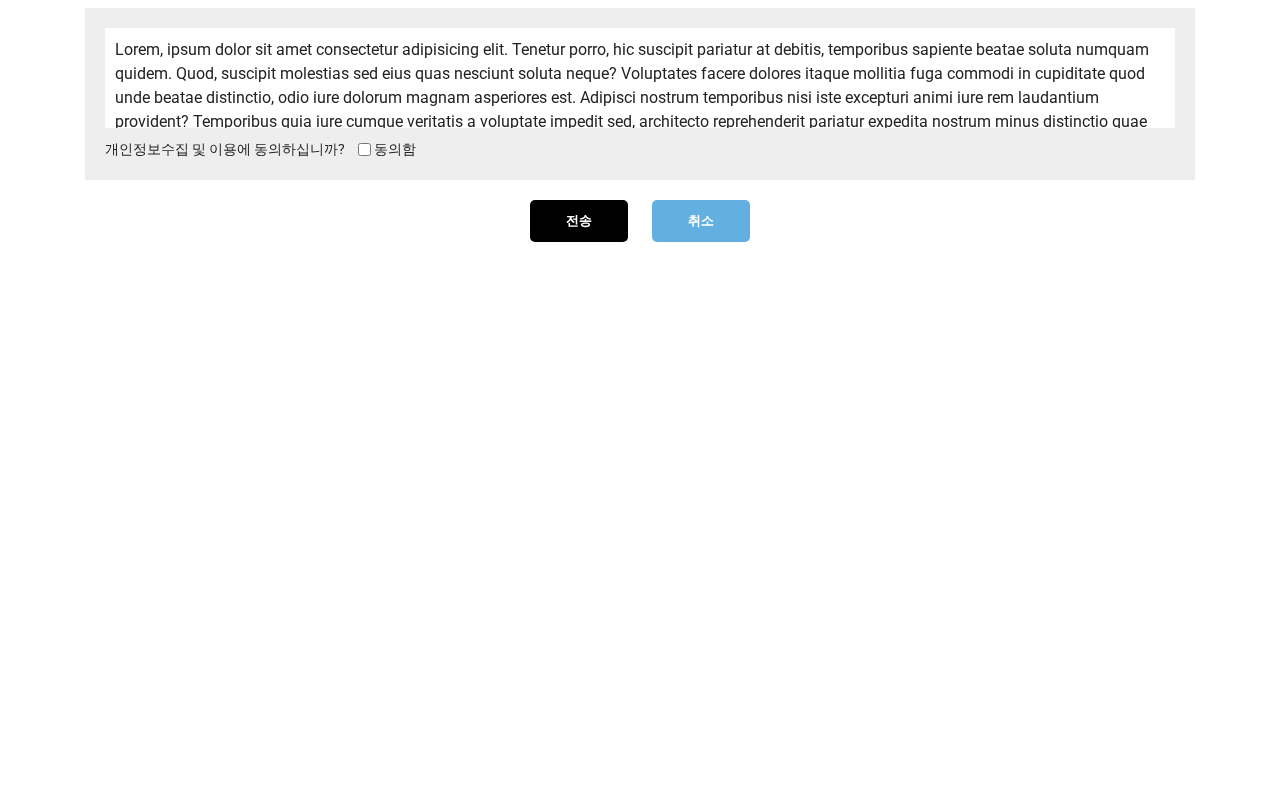
<file: register.html>
<!DOCTYPE html>
<html lang="ko">

<head>
    <meta charset="UTF-8">
    <meta http-equiv="X-UA-Compatible" content="IE=edge">
    <meta name="viewport" content="width=device-width, initial-scale=1.0">
    <link rel="stylesheet" href="https://use.fontawesome.com/releases/v5.7.0/css/all.css">
    <link rel="stylesheet" href="css/reset.css">
    <link rel="stylesheet" href="css/style.css">
    <link rel="stylesheet" href="css/register.css">
    <link rel="stylesheet" href="css/responesive.css">
    <script src="https://code.jquery.com/jquery-3.5.1.min.js" type="text/javascript"></script>
    <script src="js/common.js" type="text/javascript"></script>

    <title>Register</title>
</head>

<body>
    <div id="wrap">
        <header id="header">
            <div class="topmenu">
                <div class="row">
                    <a href="login.html">Login</a>
                    <a href="register.html">Register</a>
                </div>                    
            </div>
            <div class="row">
                <h1 class="logo"><a href="index.html"><img src="img/logo-dark.png" alt=""></a></h1>
                <div class="header_right">
                    <nav id="nav">
                        <ul class="depth1">
                            <li><a href="index.html">Home</a></li>
                            <li class="menu">
                                <a href="#">Mega Menu</a>
                                <ul class="depth2">
                                    <li>
                                        <a href="#none">Column One</a>
                                        <ul class="depth3">
                                            <li><a href="#none">Agency</a></li>
                                            <li><a href="#none">Arcitect</a></li>
                                            <li>Consulting</li>
                                            <li>Cryptocurrency</li>
                                        </ul>
                                        <div class="menu-btn3">
                                            <span></span>
                                        </div>
                                    </li>
                                    <li>
                                        <a href="#none">Column Two</a>
                                        <ul class="depth3">
                                            <li>Marketing</li>
                                            <li>Yoga</li>
                                            <li>Medical</li>
                                            <li>Product Landing</li>
                                        </ul>
                                        <div class="menu-btn3">
                                            <span></span>
                                        </div>
                                    </li>
                                    <li>
                                        <a href="#none">Column Three</a>
                                        <ul class="depth3">
                                            <li>Creative</li>
                                            <li>Photography</li>
                                            <li>Portfolio Masonry</li>
                                            <li>Restaurant</li>
                                        </ul>
                                        <div class="menu-btn3">
                                            <span></span>
                                        </div>
                                    </li>
                                    <li>
                                        <a href="#none">Column Four</a>
                                        <ul class="depth3">
                                            <li>Portfolio Section</li>
                                            <li>Resume</li>
                                        </ul>
                                        <div class="menu-btn3">
                                            <span></span>
                                        </div>
                                    </li>
                                </ul>
                                <div class="menu-btn2">
                                    <span></span>
                                </div>
                            </li>
                            <li><a href="">About</a></li>
                            <li><a href="community.html">Community</a></li>
                            <li><a href="">Contact</a></li>
                        </ul>
                    </nav>
                    <div class="webify btn">Get Webify Today</div>
                    <div class="menu-btn">
                        <span></span>
                    </div>
                </div>
            </div>
        </header>

        <section id="section" class="joinPage">

            <div class="subtitle">
                <div class="row">
                    <h2>Register</h2>
                    <ul class="content_nav">
                        <li><a href="index.html">Home</a></li>
                        <li>/ Register</li>
                    </ul>
                </div>
            </div>

            <div class="joinBox row">
                <form action="#none" method="post">
                    <fieldset>
                        <legend>기본정보</legend>
                        <h3>기본정보</h3>
                        <table>
                            <colgroup>
                                <col>
                                <col>
                            </colgroup>
                            <tbody>
                                <tr>
                                    <th><label for="idbox">아이디</label></th>
                                    <td>
                                        <input type="text" id="idbox" name="idbox">
                                    </td>
                                </tr>
                                <tr>
                                    <th><label for="pwbox">비밀번호</label></th>
                                    <td>
                                        <input type="text" id="pwbox" name="pwbox">
                                    </td>
                                </tr>
                                <tr>
                                    <th><label for="irum">이름</label></th>
                                    <td>
                                        <input type="text" id="irum" name="irum">
                                    </td>
                                </tr>
                                <tr>
                                    <th rowspan="3"><label for="zipcode">주소</label></th>
                                    <td>
                                        <input type="text" id="zipcode" name="zipcode">
                                        <button type="button">우편번호</button>
                                    </td>
                                </tr>
                                <tr>
                                    <td>
                                        <input type="text" id="addr1" name="addr1"> 도로명주소
                                        <input type="text" id="addr2" name="addr2"> 지번주소
                                    </td>
                                </tr>
                                <tr>
                                    <td>
                                        <input type="text" id="addr3" name="addr3">
                                    </td>
                                </tr>
                                <tr>
                                    <th><label for="hp">휴대전화</label></th>
                                    <td>
                                        <select name="hp" id="hp">
                                            <option value="010">010</option>
                                            <option value="011">011</option>
                                        </select>
                                        -
                                        <input type="text" id="hp1" name="hp1">
                                        -
                                        <input type="text" id="hp2" name="hp2">
                                    </td>
                                </tr>
                                <tr>
                                    <th>SMS수신여부</th>
                                    <td>
                                        <p>
                                            <input type="checkbox" value="ok" id="sms" name="sms"> <label for="sms">동의함</label>
                                        </p>
                                        <p>
                                            쇼핑몰에서 제공하는 유익한 이벤트 소식을 SMS로 받으실 수 있습니다.
                                        </p>
                                    </td>
                                </tr>
                                <tr>
                                    <th><label for="emailid">이메일</label></th>
                                    <td>
                                        <input type="text" id="emailid" name="emailid"> @ 
                                        <input type="text" id="emaildomain" name="emaildomain" disabled>
                                        <select id="domainlist">
                                            <option value="noselect">-이메일선택-</option>
                                            <option value="naver.com">네이버</option>
                                            <option value="daum.net">다음</option>
                                            <option value="self">직접입력</option>
                                        </select>
                                    </td>
                                </tr>
                                <tr>
                                    <th>이메일수신여부</th>
                                    <td>
                                        <p>
                                            <input type="checkbox" value="ok" id="emailok" name="emailok"> <label for="emailok">동의함</label>
                                        </p>
                                        <p>
                                            쇼핑몰에서 제공하는 유익한 이벤트 소식을 SMS로 받으실 수 있습니다.
                                        </p>
                                    </td>
                                </tr>
                            </tbody>
                        </table>
                    </fieldset>
                    <fieldset>
                        <legend>추가정보</legend>
                        <h3>추가정보</h3>
                        <table>
                            <colgroup>
                                <col>
                                <col>
                            </colgroup>
                            <tbody>
                                <tr>
                                    <th>성별</th>
                                    <td>
                                        <input type="radio" id="male" name="gender" value="m"> <label for="male">남자</label>
                                        <input type="radio" id="female" name="gender" value="w"> <label for="female">여자</label>
                                    </td>
                                </tr>
                                <tr>
                                    <th><label for="birth">생년월일</label></th>
                                    <td>
                                        <input type="text" id="birth" name="birth">
                                    </td>
                                </tr>
                                <tr>
                                    <th><label for="local">지역</label></th>
                                    <td>
                                        <select name="local" id="local">
                                            <option>선택</option>
                                            <option value="서울">서울</option>
                                            <option value="경기도">경기도</option>
                                            <option value="경상남도">경상남도</option>
                                            <option value="전라남도">전라남도</option>
                                        </select>
                                    </td>
                                </tr>
                                <tr>
                                    <th>관심분야</th>
                                    <td>
                                        <input type="checkbox" id="all"> <label for="all">전체선택</label>
                                        <input type="checkbox" name="co1" id="co1" value="포토샵"> <label for="co1">포토샵</label>
                                        <input type="checkbox" name="co2" id="co2" value="일러스트"> <label for="co2">일러스트</label>
                                        <input type="checkbox" name="co3" id="co3" value="HTML"> <label for="co3">HTML</label>
                                        <input type="checkbox" name="co4" id="co4" value="CSS"> <label for="co4">CSS</label>
                                    </td>
                                </tr>
                                <tr>
                                    <th><label for="memo">메모</label></th>
                                    <td>
                                        <textarea name="memo" id="memo" maxlength="20" placeholder="메모를 20자 이내로 작성해주세요!!"></textarea>
                                        남은글자 : <span>0</span>
                                    </td>
                                </tr>
                            </tbody>
                        </table>
                    </fieldset>
                    <fieldset>
                        <legend>이용약관개인정보수집동의</legend>
                        <h3>이용약관 동의</h3>
                        <div class="agree">
                            <div class="guide">
                                Lorem, ipsum dolor sit amet consectetur adipisicing elit. Facilis expedita provident sint iure, fugit est aspernatur harum ipsum tenetur minus tempore, magni eveniet quibusdam magnam repellendus ea architecto culpa earum!
                                Rerum, quam, quos cumque natus accusantium possimus corrupti eligendi nisi dignissimos error ad iure at numquam pariatur ducimus animi! Tempore id, culpa quia amet autem vero dignissimos suscipit praesentium consequatur.
                                Similique quae velit voluptatum excepturi corrupti nihil ea cum iure. At, alias minus? Temporibus repellendus, iure quis ullam provident exercitationem ipsam mollitia unde aliquam. Magni fugit recusandae quidem sit laboriosam!
                                Sed aut distinctio repellat ab. Obcaecati, iure! Facere minima autem dolorum consectetur sapiente aspernatur beatae. Dolorem eligendi provident at vero laboriosam earum animi, nihil explicabo ullam nobis, sed omnis iure?
                                Veniam magnam, quibusdam libero maiores laboriosam tenetur beatae tempora deserunt. Nesciunt exercitationem dolore, necessitatibus eligendi adipisci libero vitae quis nostrum accusantium officiis laboriosam? Debitis explicabo eligendi ut ratione eveniet quasi.
                                Optio, reprehenderit illo? Delectus doloribus iusto vero impedit ratione, expedita quos consequatur ad praesentium ea? Amet, accusamus fugiat officiis culpa deserunt error excepturi cum atque, natus aliquam rerum doloremque distinctio.
                                Quam vel quis modi magni, harum officiis autem. Voluptatum natus maxime reprehenderit? Unde accusantium suscipit, recusandae veritatis beatae at. Perferendis architecto tempora cupiditate libero ut est iure molestiae quisquam eius?
                                Excepturi suscipit, esse facilis ut a doloremque fugit laborum accusamus nostrum quo, autem consequatur minima? Pariatur rerum cum vitae quod autem sint dolores earum, praesentium, blanditiis non consequuntur quia quam.
                                Beatae quis error quidem modi impedit reprehenderit qui placeat animi rem dicta nobis excepturi sed, aperiam ipsa omnis voluptatum quasi, earum accusamus esse alias quo. Repudiandae repellendus magnam sit obcaecati!
                                Enim fuga earum iusto aliquid qui, eveniet fugit non debitis dolores aut minus, minima laboriosam eos ipsam vitae corporis blanditiis ducimus sequi exercitationem officiis excepturi reiciendis alias. Repellendus, laborum dolor?
                            </div>
                            <p><span>이용약관에 동의하십니까?</span> <input type="checkbox" value="ok" name="guide" id="guide"> <label for="guide">동의함</label></p>
                        </div>
                        <h3>개인정보수집 및 이용동의</h3>
                        <div class="agree">
                            <div class="privacy">
                                Lorem, ipsum dolor sit amet consectetur adipisicing elit. Tenetur porro, hic suscipit pariatur at debitis, temporibus sapiente beatae soluta numquam quidem. Quod, suscipit molestias sed eius quas nesciunt soluta neque?
                                Voluptates facere dolores itaque mollitia fuga commodi in cupiditate quod unde beatae distinctio, odio iure dolorum magnam asperiores est. Adipisci nostrum temporibus nisi iste excepturi animi iure rem laudantium provident?
                                Temporibus quia iure cumque veritatis a voluptate impedit sed, architecto reprehenderit pariatur expedita nostrum minus distinctio quae labore ad sint error aliquam harum exercitationem magnam cupiditate odio? Nobis, vel inventore?
                                Perferendis error nesciunt id similique laboriosam reiciendis expedita eos cumque harum exercitationem eveniet quasi vero dignissimos alias sed quae magni quisquam iste corporis dolorem tenetur, maiores ea officiis culpa! Numquam.
                                Eligendi, similique voluptatum, consequuntur earum dignissimos, obcaecati sit laudantium officiis neque blanditiis optio. Eaque ipsum earum iusto laborum, iure ratione veniam neque adipisci assumenda id voluptate dolorum vel quasi itaque.
                                Ut error maiores cumque recusandae earum nemo voluptas inventore eveniet itaque alias voluptatem, dicta sequi assumenda dolor aspernatur, obcaecati odit rem eos quibusdam eum dolore tempora omnis iure. Maiores, fugiat?
                                Accusamus earum reprehenderit natus corporis quis quisquam laudantium quae magnam quam temporibus doloribus rerum cum voluptatum quaerat minus, exercitationem dolore quas? Temporibus modi voluptas quos rerum quod illo placeat at.
                                Eveniet praesentium animi officiis obcaecati aliquam a nisi dicta assumenda distinctio. Illum, id quam voluptates sunt aut earum sit consequatur, reiciendis corporis neque velit magni tempora natus, vitae odit beatae?
                                Quos veniam tenetur veritatis aspernatur quidem maxime fugit laboriosam ab amet facilis, unde possimus dolore deleniti qui inventore enim. Soluta eaque nesciunt culpa deleniti ab reiciendis. Cumque eaque expedita magnam.
                                Assumenda, asperiores! Esse id ex sapiente maiores, facere quisquam unde in possimus modi consequatur ab magni, nihil a. Nam distinctio doloremque tenetur repudiandae officiis, dolore cupiditate. Porro corrupti minima placeat?
                            </div>
                            <p><span>개인정보수집 및 이용에 동의하십니까?</span> <input type="checkbox" value="ok" name="privacy" id="privacy"> <label for="privacy">동의함</label></p>
                        </div>
                    </fieldset>
                    <div class="button-box">
                        <button type="submit" class="btn">전송</button>
                        <button type="reset" class="btn">취소</button>
                    </div>
                </form>
            </div>
        </section>

        <footer id="footer">
            <div class="Gimme">
                <div class="row">
                    <p>Ready to revolutionize your website?</p>
                    <a href="#none" class="btn">Gimme More</a>
                </div>
            </div>
            <div class="sitemap">
                <div class="row">
                    <ul>
                        <li>
                            <p>Resources</p>
                            <a href="">Home</a>
                            <a href="">About</a>
                            <a href="">Blog</a>
                            <a href="">Contact</a>
                        </li>
                        <li>
                            <p>Company</p>
                            <a href="">Product</a>
                            <a href="">FAQ</a>
                            <a href="">Privacy Policy</a>
                            <a href="">Terms & Conditions</a>
                        </li>
                        <li>
                            <p>Contact Details</p>
                            <span><i class="fas fa-map-marker-alt"></i> 22B Baker Street</span>
                            <span><i class="fas fa-phone"></i>372 587 2335</span>
                            <span><i class="far fa-clock"></i>11 am ~ 12.pm</span>
                        </li>
                        <li>
                            <p>Sign up fo Newsletter</p>
                            <form action="#none" class="email">
                                <label for="email">email adress</label>
                                <input type="text" id="email" placeholder="Enter Email Address" name="email">
                                <button type="button"><i class="fas fa-paper-plane"></i></button>
                            </form>
                        </li>
                    </ul>
                </div>
            </div>
            <div class="copyright">
                <div class="row">
                    <p> © Built with pride and caffeine. All rights reserved.</p>
                </div>
            </div>
        </footer>
    </div>
    </footer>

</body>

</html>
</file>
<file: css/style.css>
@charset "utf-8";
@import url('https://fonts.googleapis.com/css2?family=Roboto:ital,wght@0,100;0,300;0,400;0,500;0,700;0,900;1,100;1,300;1,400;1,500;1,700;1,900&display=swap');

*{box-sizing: border-box; color:#222}
body{font-family:'Roboto', sans-serif;}
h1{font-size:60px}
h2{font-size:36px;}
h3{font-size: 18px;}
p{font-size:18px; color: #666; line-height: 1.5;}
input,button{outline: 0;background: inherit;border:none}
.row{max-width: 1140px; padding:0 15px; margin: 0 auto; position: relative; transition: 2s all;}
.title{text-align: center;}
.title span{font-size: 11px; color: #b5b5b5; letter-spacing: 2px; padding-bottom:20px; display: inline-block;}

#header{border-bottom:1px solid#eaeaea;transition: 0.3s ease-in; position: fixed; width:100%; background-color: #fff; z-index: 2; top:0;}
#header .topmenu{border-bottom:1px solid #eaeaea}
#header .topmenu .row{text-align: right; display: block; padding:7px 15px;}
#header .topmenu .row a{font-size: 12px; border-right:1px solid #ccc ; display: inline-block; margin-right: 5px; padding-right: 10px;}
#header .topmenu .row a:last-child{border: none;padding:0;margin:0;}


#header .logo{display: inline-block;}
#header .logo img{max-height: 30px;}
#header .row{height:100%; display: flex; justify-content: space-between;}
#header .menu-btn{display: none;}

#header .header_right{display: flex; justify-content: space-between;align-items: center;}
#nav{float:right; height:100%}
#nav::after{content: ''; clear: both; display: block;}
.depth1{display: flex; width:363px; justify-content: space-between;}
.depth1 > li{font-size: 14px; color:#666; height:100%; line-height: 70px;}
.depth2{position: fixed; width:1140px; top:97px; left:50%; transform:translate(-50%, 0) ; z-index: 10; display: flex;justify-content:space-between; line-height: 1.5; border:1px solid #eaeaea; background:#fff;opacity: 0; transition: 0.3s ease-out; visibility: hidden;}
.depth2.on{opacity: 1; visibility: visible;}
.depth2 > li{font-size:13px; padding:10px 0; width:25%; border-right:1px solid #eaeaea;}
.depth2 > li:last-child{border:none}
.depth2 > li > a {padding:10px 20px; display: inline-block; font-weight: bold;}
.depth3 > li{padding:10px 20px; color:#666; width:100%;}

.webify{font-weight: bold; border:1px solid #eaeaea; line-height: 1; padding:15px 25px; display: inline-block; margin-left:40px; font-size: 14px;}
article{border-top:1px solid #eaeaea; padding:120px 0;}
#section{margin-bottom:466px; margin-top:102px; z-index: 2; background: #fff;}

.main{height:800px; display: flex; align-items: center;}
.main ul{display: flex; justify-content: space-between; align-items: center;}
.main ul li{width:48%; position: relative;}
.main ul li p{padding:15px 0 30px;}
.main ul li:first-child>a{display: inline-block; padding:12px 36px; background: #62B0E2; color:#fff; font-weight: bold; border-radius: 5px;}
.main .row img{border-radius: 30% 70% 70% 30% / 30% 30% 70% 70%; animation: borderAnimation 4s linear infinite; width:650px; height:550px; position: relative; z-index: 1;}
.main .row .back-circle{height:300px; width:300px; background:rgba(184,146,255,.14); border-radius: 50%; position: absolute; bottom:50px; left:-2px;}
.main .row .back-pattern{background-image: radial-gradient(#c7dde2 15%,transparent 15%); background-size: 38px 38px; height:220px; width:220px; position: absolute;bottom:25px; right:-87px; animation: patternAnimation 10s ease-in-out infinite;}

.intro .title {text-align: left;}
.intro .title > h2{line-height: 1.2;padding-top: 40px;}
.intro .title > p{padding:30px 0 40px 0;} 
.intro .row > ul{display: flex; justify-content: space-around;}
.intro .row > ul > li{width:46%;}
.intro .row > ul > li > img{border-radius: 15px;}
.intro .tabbar > li{position: relative; border-top:1px solid #eaeaea}
.intro .tabbar > li:last-child{border-bottom: 1px solid #eaeaea}
.intro .tabbar > li > i{position: absolute; top:19px; right:10px; color:#b5b5b5; font-size: 10px; transition: 0.3s all}
.intro .tabbar > li > p{font-size: 14px; height:0px; overflow: hidden; transition: 0.5s all; visibility: hidden;}
.intro .tabbar > li.active > p{height:50px; padding-bottom: 14px; visibility: visible;}
.intro .tabbar > li > h3{ padding: 20px 0; color:#222}
.intro .tabbar > li.active > i {transform: rotate(180deg);}

.video{background: url(../img/colors-1.jpg) center; background-size: cover; background-attachment: fixed; position: relative; height:571px; display: flex; align-items: center;}
.video::after{background: #000; opacity: 0.83; content: ''; display: block; position: absolute; top:0; right:0;left:0;bottom:0; z-index: 0;}
.video .row{z-index:1; position: relative;}
.video .title {text-align: left;}
.video .title h2{color:#fff}
.video .title p{color:rgba(255,255,255,.7); padding-top:25px}
.video ul{display: flex; justify-content: space-between;}
.video ul > li {width:48%}
.video ul > li:first-child{display: flex; flex-direction: column; justify-content: space-between;}
.video .icon{display: flex; justify-content: space-between;}
.video .icon > div {width:31%}
.video .icon p{ color:#fff; font-size: 14px;}
.video .icon i{color:#fff; font-size: 42px; }
.video .icon h3{padding:10px 0;}
.video .videobox{min-height:330px; width:100%; background: url(../img/colors-1.jpg) center; background-size: cover;  display: flex; justify-content: center; align-content: center; flex-wrap: wrap;}
.video .videobox a{width:90px; height:90px; background:rgba(0,0,0,.7); border:2px solid #fff; border-radius: 50%; position: relative;}
.video .videobox a::after{content: '';border-top: solid transparent  17px; border-left:30px solid #fff; border-bottom:17px solid transparent ; display: block; top:50%; left:50%; position: absolute; background: #000; transform: translate(-50%, -50%); border-right:none}

.journey #slider{padding-top:50px}
.journey .slides{text-align: center;}
.journey .slides i{font-size: 32px; color:#b5b5b5; margin-bottom:10px;}
.journey .slides h3{margin-bottom: 10px; font-size: 18px;}
.journey .slides p{font-size: 14px; color:#666; padding:0 5px; margin-bottom:30px;}
.journey .slides .timebox{border-top:2px solid #eaeaea; padding-top:17px; font-size: 14px; color:#666; position: relative;}
.journey .slides .timebox::before{content: ''; top: 0; left:50%; transform: translate(-50%, -50%); width:20px; height:20px; border-radius: 50%; display: block; border:2px solid #eaeaea; position: absolute; background: #fff;}


.journey .button-box .prev-btn{position: absolute;left:0; bottom:75px; border: 1px solid #eaeaea; border-radius: 50%; width:50px; height:50px; display: flex; justify-content: center; align-items: center; background: #fff; opacity: 0; transition: 0.4s all;} 
.journey .button-box .next-btn{position: absolute;right:0; bottom:75px; border: 1px solid #eaeaea; border-radius: 50%; width:50px; height:50px; display: flex; justify-content: center; align-items: center; background: #fff; opacity: 0; transition: 0.4s all;}
.journey .button-box .prev-btn.on, .journey .button-box .next-btn.on{opacity:1;}

.project{transition: 2s all; }
.project .tabtitle{text-align: center; padding:50px 0 34px}
.project .tabtitle li{display: inline-block; padding:10px; transition: 0.3s all; font-size:14px; cursor: pointer; margin:0 10px}
.project .tabtitle li:hover{opacity: 0.8;}
.project .tabtitle li.active{border:1px solid #eaeaea; border-radius: 15px;}
.project .contents{overflow: hidden; transition: 2s all;}
.project .contents > div{width:0; height:0; transition: 1s ease-in-out;float:left; opacity: 0;  transform: scale(0); padding:1%;}
.project .contents > div.active{opacity: 1;width:33.3333%; height:365px; transform:none; transition: transform 1s ease-in-out, width 1s, height 1s; overflow: hidden;}
.project .contents > div img {width:100%}
.project .contents > div > a{border:1px solid #eaeaea; border-bottom: none; position: relative; transition: 0.4s all;}
.project .contents > div > a::before{content:''; display: block; position: absolute; top:0; left:0; right:0; bottom:0; background: #000; opacity: 0; transition: 0.4s all;}
.project .contents > div:hover > a::before{opacity: 0.6;}

.project .contents > div:first-child > a{display: inline-block; width:100%; height:255px; background: url(../img/3.jpg) center; background-size: cover;}
.project .contents > div:nth-child(2) > a{display: inline-block; width:100%; height:255px; background: url(../img/4.jpg) center; background-size: cover;}
.project .contents > div:nth-child(3) > a{display: inline-block; width:100%; height:255px; background: url(../img/5.jpg) center; background-size: cover;}
.project .contents > div:nth-child(4)  > a{display: inline-block; width:100%; height:255px; background: url(../img/6.png) center; background-size: cover;}
.project .contents > div:nth-child(5) > a{display: inline-block; width:100%; height:255px; background: url(../img/7.png) center; background-size: cover;}
.project .contents > div:nth-child(6)  > a{display: inline-block; width:100%; height:255px; background: url(../img/8.jpg) center; background-size: cover;}
.project .textbox{border:1px solid #eaeaea; border-top:none; padding:20px}

.slide{background: url(../img/9.jpg) center; background-size:cover;  padding:0;}
.slide h1,h3{color:#fff}
.slide h1{font-size: 48px;}
.slide h3{font-size: 18px; padding:15px 0;}
.slide p{color:#ccc; font-size: 14px;}
.slide #slider1 .slides{border-right:1px solid #fff; min-height: 580px; padding:60px; display: flex; align-items: flex-end;background: -webkit-gradient(linear,left top,left bottom,from(transparent),to(rgba(0,0,0,.8)));}
.slide #slider1 .slides > .textbox > a{ color:#fff; height: 0; overflow: hidden; transition: 0.5s all; display: inline-block; font-size: 14px;}
.slide #slider1 .slides:hover > .textbox > a {height:20px;border-bottom:1px solid #fff; margin-top:30px; }

.story ul{display: flex; padding-top:50px;}
.story ul li:first-child{width:42%;}
.story ul li:nth-child(2){width:58%}
.story .textbox {border:1px solid #eaeaea; background: #fff; padding:60px; min-height: 420px; width: 670px; z-index: 1; position: relative; margin-top:60px;  display: flex; flex-direction: column; justify-content: space-between;}
.story .textbox h4{font-size: 16px; color:#666}
.story .textbox p{font-size:36px; color:#222; line-height: 1.2; padding-top:10px;}
.story .textbox a{ border-bottom:1px solid #222; font-size: 14px; display: inline-block;}
.story .imgbox {background: url(../img/10.jpg); background-size:cover; height:540px;}

.globe .title{text-align: left;}
.globe .title a{display: inline-block; padding:12px 36px; background: #62B0E2; color:#fff; font-weight: bold; border-radius: 5px; margin-top:50px}
.globe ul{display: flex; justify-content: space-between;}
.globe ul li{width:46%}
.globe .imgbox{display: flex; justify-content: space-between; flex-wrap: wrap;}
.globe .imgbox > div{width:30%; margin-top:30px}

.news ul{display: flex; justify-content: space-between; padding-top:60px}
.news ul > li{width:31.5%; overflow: hidden; position: relative;}
.news ul > li > .thumbnail{min-height: 375px; border-radius: 5px; overflow: hidden; transition: 0.4s all; }
.news ul > li:hover > .thumbnail{transform: scale(1.1);}
.news ul > li:nth-child(1) > .thumbnail{background: url(../img/8.jpg) center; background-size: cover; }
.news ul > li:nth-child(2) > .thumbnail{background: url(../img/11.jpg) center; background-size: cover;}
.news ul > li:nth-child(3) > .thumbnail{background: url(../img/12.jpg) center; background-size: cover;}
.news ul > li .textbox{position:absolute; bottom:0; left:0; right:0; padding:20px; background: -webkit-gradient(linear,left top,left bottom,from(transparent),to(rgba(0,0,0,.8)));}
.news ul > li .textbox p{color:#fff; line-height: 1.2; border-bottom:1px solid #eaeaea; padding-bottom:20px; margin-bottom: 10px;}
.news ul > li .textbox span{color:#fff; font-size:14px;}


#footer{background: #0c161c; position: fixed; z-index: -1; bottom:0; width:100%;}
#footer .Gimme .row{display: flex; justify-content: space-between; align-content: center; padding:50px 15px;}
#footer .Gimme p{color:rgba(255,255,255,.6); line-height: 1; vertical-align: middle; padding:12px 0}
#footer .Gimme a{display: inline-block; padding:12px 36px; background: #fff; color:#0c161c; border-radius: 5px; font-weight: bold;}
#footer .sitemap{border-top:1px solid #333; border-bottom:1px solid#333; padding:50px 0;}
#footer .sitemap p{font-size:16px;}
#footer .sitemap .row > ul{display: flex; justify-content: space-between; flex-wrap: wrap;} 
#footer .sitemap .row > ul > li{width:23%; font-weight: bold;}
#footer .sitemap .row > ul > li a{display: block; color:rgba(255,255,255,.6); font-size: 14px; padding:10px 0;}
#footer .sitemap .row > ul > li span{display: block; color:rgba(255,255,255,.6); font-size: 14px; padding:10px 0; font-weight: normal;}
#footer .sitemap .row > ul > li i{color:rgba(255,255,255,.6); padding-right:5px}
#footer label{font-size: 0;text-indent: -9999; position: absolute; overflow: hidden;}
#footer .email{background: #fff; position: relative; border-radius: 5px; overflow: hidden; margin-top:10px}
#footer #email{height:35px; padding-left:10px}
#footer button{background:#62b0e2; height:35px; padding:0 10px; position: absolute; right:0;}
#footer button i{color:#fff}
.btn{transition: 0.4s all; cursor: pointer;}
.btn:hover{box-shadow: 0 7px 14px rgb(50 50 93 / 10%), 0 3px 6px rgb(0 0 0 / 8%); transform: translateY(-2px);}

.ani-fadeup{transform: translate(0, 100px);}
.ani {opacity: 0; transition: 0.9s all;}
.ani.show{opacity: 1; transform: none;}

#footer .copyright {text-align: center; padding:20px 0; }
#footer .copyright p{font-size: 13px;}

.videoContent{height:100vh; position:fixed; top:0; width:100%; display: flex; justify-content: center; align-content: center; flex-wrap: wrap;z-index: 9999; display: none; background: rgba(0,0,0,.8);}
.videoContent.active{display: flex;}
.videoContent .videobox{position: relative;}
.videoContent .closebtn{width:30px; height:30px;background:red; display: flex; justify-content: center; align-content: center; flex-wrap: wrap; position: absolute; top:0; right:0; cursor: pointer;}
.videoContent .closebtn i{color:#fff}

#top-btn{position: fixed; bottom:-35px; right:35px; border:1px solid #eaeaea; width:35px; height:35px; border-radius: 5px; background: #fff; z-index: 2; display: flex; justify-content: center; align-content: center; flex-wrap: wrap; transition: 0.4s all;}
#top-btn.active{bottom:35px; transition: 0.4s all;}


@keyframes borderAnimation {
    0% {border-radius: 30% 70% 70% 30% / 30% 30% 70% 70%}
    33% {border-radius: 30% 70% 66% 34% / 37% 36% 64% 63%}
    66% {border-radius: 37% 63% 62% 38% / 32% 43% 57% 68%}
    100% { border-radius: 30% 70% 70% 30% / 30% 30% 70% 70%}
}

@keyframes size{
    0% {
        transform: scale(0);
    }
    100%{
        transform: none;
    }
}

@keyframes patternAnimation {
    0% {
        -webkit-transform: translate(0, 0);
        transform: translate(0, 0)
    }

    20% {
        -webkit-transform: translate(-5px, -8px);
        transform: translate(-5px, -8px)
    }

    40% {
        -webkit-transform: translate(-10px, -15px);
        transform: translate(-10px, -15px)
    }

    60% {
        -webkit-transform: translate(-10px, -5px);
        transform: translate(-10px, -5px)
    }

    80% {
        -webkit-transform: translate(-8px, 0);
        transform: translate(-8px, 0)
    }

    100% {
        -webkit-transform: translate(0, 0);
        transform: translate(0, 0)
    }
}
</file>
<file: css/responesive.css>
@charset "utf-8";


@media(max-width:1500px){
    .main .row img{width:100%; height:470px}
    .main .row .back-pattern{right:1%; bottom:0%;}

    
}
@media (max-width:1200px){

    .row{max-width: 960px; }
    .intro .row > ul > li > img{width:100%}

}


@media (max-width:960px){

    .row {max-width: 720px;}
    #section{margin-bottom:501px;}
    h1{font-size: 40px;}
    h2{font-size: 28px;}

    #header .row{width:100%; max-width:none;}
    #header .logo{font-size:60px;}
    #header .menu-btn{display: block; height:27px;}
    #header .menu-btn span{width:25px; height:2px; background: #222; display: block; top:12px; position: relative;}
    #header .menu-btn span::before{content: ''; position: absolute; width:25px; height:2px; background: #222; display: block; margin-top:-8px; transition:0.4s;}
    #header .menu-btn span::after{content: ''; position: absolute; width:25px; height:2px; background: #222; display: block; bottom:-8px; transition: 0.4s; }

    #header .menu-btn.on span{background:rgba(0,0,0,0);}
    #header .menu-btn.on span::before{margin:0; transform: rotate(45deg);}
    #header .menu-btn.on span::after{bottom:0; transform: rotate(-45deg);}

    
    #nav{display: none; position: absolute; width:100%; top:100%; left:0; background: #fff;border: 1px solid #eaeaea; float: none; overflow: hidden; transition: height 0.5s ease; height: auto;}
    #nav.on{display: block;}
    .depth1{width:100%; flex-wrap: wrap;}
    .depth1 > li{width:100%; line-height:34px;}
    .depth1 > li > a{padding:20px}
    .depth2{position: relative;width:100%; transform: none;top:auto; left:auto; overflow: hidden; flex-wrap: wrap; border:none; transition: height 0.5s ease;}
    .depth2 > li{width:100%; padding:0; position: relative;}
    .depth2 > li > a{display: block; padding:8px 25px; font-weight: normal;}
    .depth2:not(.on){display: none;}
    .depth3:not(.on){display: none;}
    .depth3{transition: 0.4s all; overflow: hidden;}
    .depth3 > li{padding:10px 35px;}

    .menu{position: relative;}
    .menu .menu-btn2{width:20px; height:20px; position: absolute; right:16px; top:10px;}
    .menu .menu-btn2 span{background: #666; width:8px; height:2px; display: block; position: absolute; top:50%;left:50%; margin-left:-4px; margin-top:-1px}
    .menu .menu-btn2 span::after{background: #666; content: ''; display: block; position: absolute; transform: rotate(90deg); width:8px; height:2px; transition: 0.3s all;} 
    .menu .menu-btn2.on span::after{transform: none;}


    .depth2 .menu-btn3{width:20px; height:20px; position: absolute; right:16px; top:10px;}
    .depth2 .menu-btn3 span{background: #666; width:8px; height:2px; display: block; position: absolute; top:50%;left:50%; margin-left:-4px; margin-top:-1px}
    .depth2 .menu-btn3 span::after{background: #666; content: ''; display: block; position: absolute; transform: rotate(90deg); width:8px; height:2px; transition: 0.3s all;} 
    .depth2 .menu-btn3.on span::after{transform: none;}

    .webify{margin-right:25px;}
    
   
    .main ul{flex-wrap: wrap;}
    .main ul li{width:100%;}
    .main ul li:nth-child(2){margin-top:30px;}


    .intro .row > ul{flex-wrap: wrap;}
    .intro .row > ul > li{width:100%; overflow: hidden;}
    .intro .row > ul > li img{margin-top:-40%; margin-bottom:-40%;}


    .video {height:auto}
    .video ul{flex-wrap: wrap;}
    .video ul > li{width:100%;}
    .video ul li:nth-child(2){margin-top:30px;}
    
    .project .contents > div.active{width:50%}

    .story ul{flex-wrap: wrap;}
    .story ul > li{width:100% !important}
    .story ul > li:nth-child(2){margin-top:30px;}
    .story .textbox {width:100%; padding:60px 30px}
    .story .textbox p{font-size: 25px;}
    .story .imgbox{height:450px}


    .globe ul{flex-wrap: wrap;}
    .globe ul > li{width:100%;}
    .globe ul > li:nth-child(2){margin-top:30px;}

    .news ul{flex-wrap: wrap;}
    .news ul > li{width:100%; margin-bottom:30px;}
    .news ul > li:last-child{margin:0;}


    #footer .Gimme .row{flex-wrap:wrap; justify-content: center; text-align: center; padding:40px 0;}
    #footer .Gimme .row p{width:100%; padding-bottom:30px;}


}


@media (max-width : 768px){
    #section{margin-bottom:630px;}
    .row{max-width: 540px;}
    .main .row img{height:390px}
    #footer .sitemap .row > ul > li{width:50%; font-weight: bold;}

}

@media(max-width:576px){
    .row{width:100%; max-width: none;}
    .intro .tabbar > li.active > p{height:75px}
    .project .tabtitle li{margin:0;}

    .project .contents > div.active{width:100%}
    .globe .imgbox > div{width:50%; text-align: center;}
}
</file>
<file: css/content.css>
@charset "UTF-8";

caption{text-indent: -9999px; font-size: 0px; position: absolute;}

#section .subtitle{height:130px; background: url(../img/8.png) no-repeat center; background-size: cover; position: relative; display: flex; align-items: center;}
#section .subtitle::before{content: ''; display: block; top: 0; right:0; bottom:0; left:0; background:#000; opacity: 0.6; position: absolute; }
#section .subtitle .row{display: flex; justify-content: space-between; align-items: center; width:100%;}
#section .subtitle h2{color: #fff; font-size: 32px;}
#section .subtitle .content_nav > li{color:#fff; display: inline-block; font-size: 14px;}
#section .subtitle .content_nav > li:last-child{font-weight: bold;}


.noticeBox table { margin: 70px 0 30px;}
.noticeBox table table { border: none;}
.noticeBox table col:nth-child(1) { width: 8%;}
.noticeBox table col:nth-child(2) { width: auto;}
.noticeBox table col:nth-child(3) { width: 13%;}
.noticeBox table col:nth-child(4) { width: 13%;}
.noticeBox table col:nth-child(5) { width: 8%;}
.noticeBox table th,
.noticeBox table td {
    border-top: 1px solid #ddd;
    border-bottom: 1px solid #ddd;
    padding: 12px 5px; font-size: 14px;
}
.noticeBox table th { 
    background: #f2f2f2;
    border-top: 3px solid #ccc;
}
.noticeBox table td {
    white-space: nowrap;
    overflow: hidden; text-overflow: ellipsis;
}


.noticeBox table tbody td:nth-child(1),
.noticeBox table tbody td:nth-child(3),
.noticeBox table tbody td:nth-child(4),
.noticeBox table tbody td:nth-child(5) { text-align: center;}
.noticeBox .num-list {
    text-align: center;
    margin-bottom: 50px;
}
.noticeBox .num-list span,
.noticeBox .num-list a {
    display: inline-block;
    padding: 3px 5px;
    margin: 0 3px;
}
/* .noticeBox .num-list span {
    background: #333;
    color: #fff;
} */
.noticeBox .num-list a.act,
.noticeBox .num-list a:hover {
    color: #8D84E4;
    border-bottom: 1px solid #8D84E4;
}
</file>
<file: css/login.css>
@charset "UTF-8";
@import url('https://fonts.googleapis.com/css2?family=Roboto:ital,wght@0,100;0,300;0,400;0,500;0,700;0,900;1,100;1,300;1,400;1,500;1,700;1,900&display=swap');

body{font-family:'Roboto', sans-serif;}
label, legend{font-size:0px; text-indent: -9999; position: absolute;}
.wrap{width:100%;height:100vh;display: flex; justify-content: center; align-items: center;}

.loginbox{text-align: center;}
.loginbox h3{padding-bottom: 60px;}
.loginbox h3 img{width:150px;}
.loginbox input{width:450px; height:54px; display: block; border: 1px solid #eaeaea; padding:16px 24px; border-radius: 5px;}
.button-box {padding-top:20px;}

.loginbox input::placeholder{color:#aaa}
.button-box .btn{width:100%; height:70px; background: #62B0E2; color:#fff; font-weight: bold; border-radius: 5px; border: none; font-size: 20px;}

.loginbox > a {font-size: 14px; padding-top:20px; display: inline-block; color: #222;}
.loginbox > a span{color:#62B0E2;}

.btn{transition: 0.4s all; cursor: pointer;}
.btn:hover{box-shadow: 0 7px 14px rgb(50 50 93 / 10%), 0 3px 6px rgb(0 0 0 / 8%); transform: translateY(-2px);}

.footer-banner{position: fixed; bottom:0; text-align: center; width:100%; padding:23px 0; background-color: #f8fafb; color:#878d91}
.footer-banner a{border-bottom:2px solid #222 ;color :#222}
</file>
<file: css/register.css>
@charset "utf-8";
p{font-size: 14px;}
legend { display:none }


#section .subtitle{height:130px; background: url(../img/8.png) no-repeat center; background-size: cover; position: relative; display: flex; align-items: center;}
#section .subtitle::before{content: ''; display: block; top: 0; right:0; bottom:0; left:0; background:#000; opacity: 0.6; position: absolute; }
#section .subtitle .row{display: flex; justify-content: space-between; align-items: center; width:100%;}
#section .subtitle h2{color: #fff; font-size: 32px;}
#section .subtitle .content_nav > li{color:#fff; display: inline-block; font-size: 14px;}
#section .subtitle .content_nav > li:last-child{font-weight: bold;}


.joinBox { padding-top:80px; padding-bottom:80px }
.joinBox h2 { font-size:30px; padding:40px 0 }
.joinBox h3 { font-size:18px; padding:20px 0; color:#222 }

.joinBox .agree { background:#eee; padding:20px;  }
.joinBox .agree > div { background:#fff;
    height:100px; overflow-y:auto;
    line-height:1.5; padding:10px; 
    margin-bottom:10px; 
}
.joinBox .agree input { margin-left:10px; border:1px solid #eee}
.joinBox .button-box { text-align:center ; padding-top:20px;}
.joinBox .button-box button { display: inline-block; padding:12px 36px; background: #62B0E2; color:#fff; font-weight: bold; border-radius: 5px; margin: 0 10px;}
.joinBox .button-box button[type='submit'] {background:#000}

.joinBox table { margin-bottom:30px; font-size: 14px;}
.joinBox col:nth-child(1) {
    width:20% }
.joinBox col:nth-child(2) {
    width:80%; }
.joinBox th,
.joinBox td { border:1px solid #ddd;
    padding:10px; text-align:left; 
    vertical-align:middle;
}    
.joinBox td{border-left:none}
.joinBox th{border-right:none}
.joinBox input[type='text'],
.joinBox input[type='password'],
.joinBox select { height:30px; border:1px solid #ddd; 
    text-indent:1em; vertical-align:middle }   
.joinBox select { text-indent:0em; }       
.joinBox textarea { 
    width:80%; height:100px; 
    border:1px solid #ddd; 
    padding:10px; 
}
.joinBox #idbox,
.joinBox #pwbox,
.joinBox #irum,
.joinBox #emailid,
.joinBox #emaildomain { width:200px }
.joinBox #zipcode,
.joinBox #hp1,
.joinBox #hp2,
.joinBox #birth { width:100px }
.joinBox #addr1,
.joinBox #addr2,
.joinBox #addr3 { width:35%}
.joinBox #zipcode + button { height:30px; vertical-align:middle  }
.joinBox td label { margin-right:10px  }
.joinBox .agree span, 
.joinBox .agree input,
.joinBox .agree label { vertical-align:middle}
</file>
